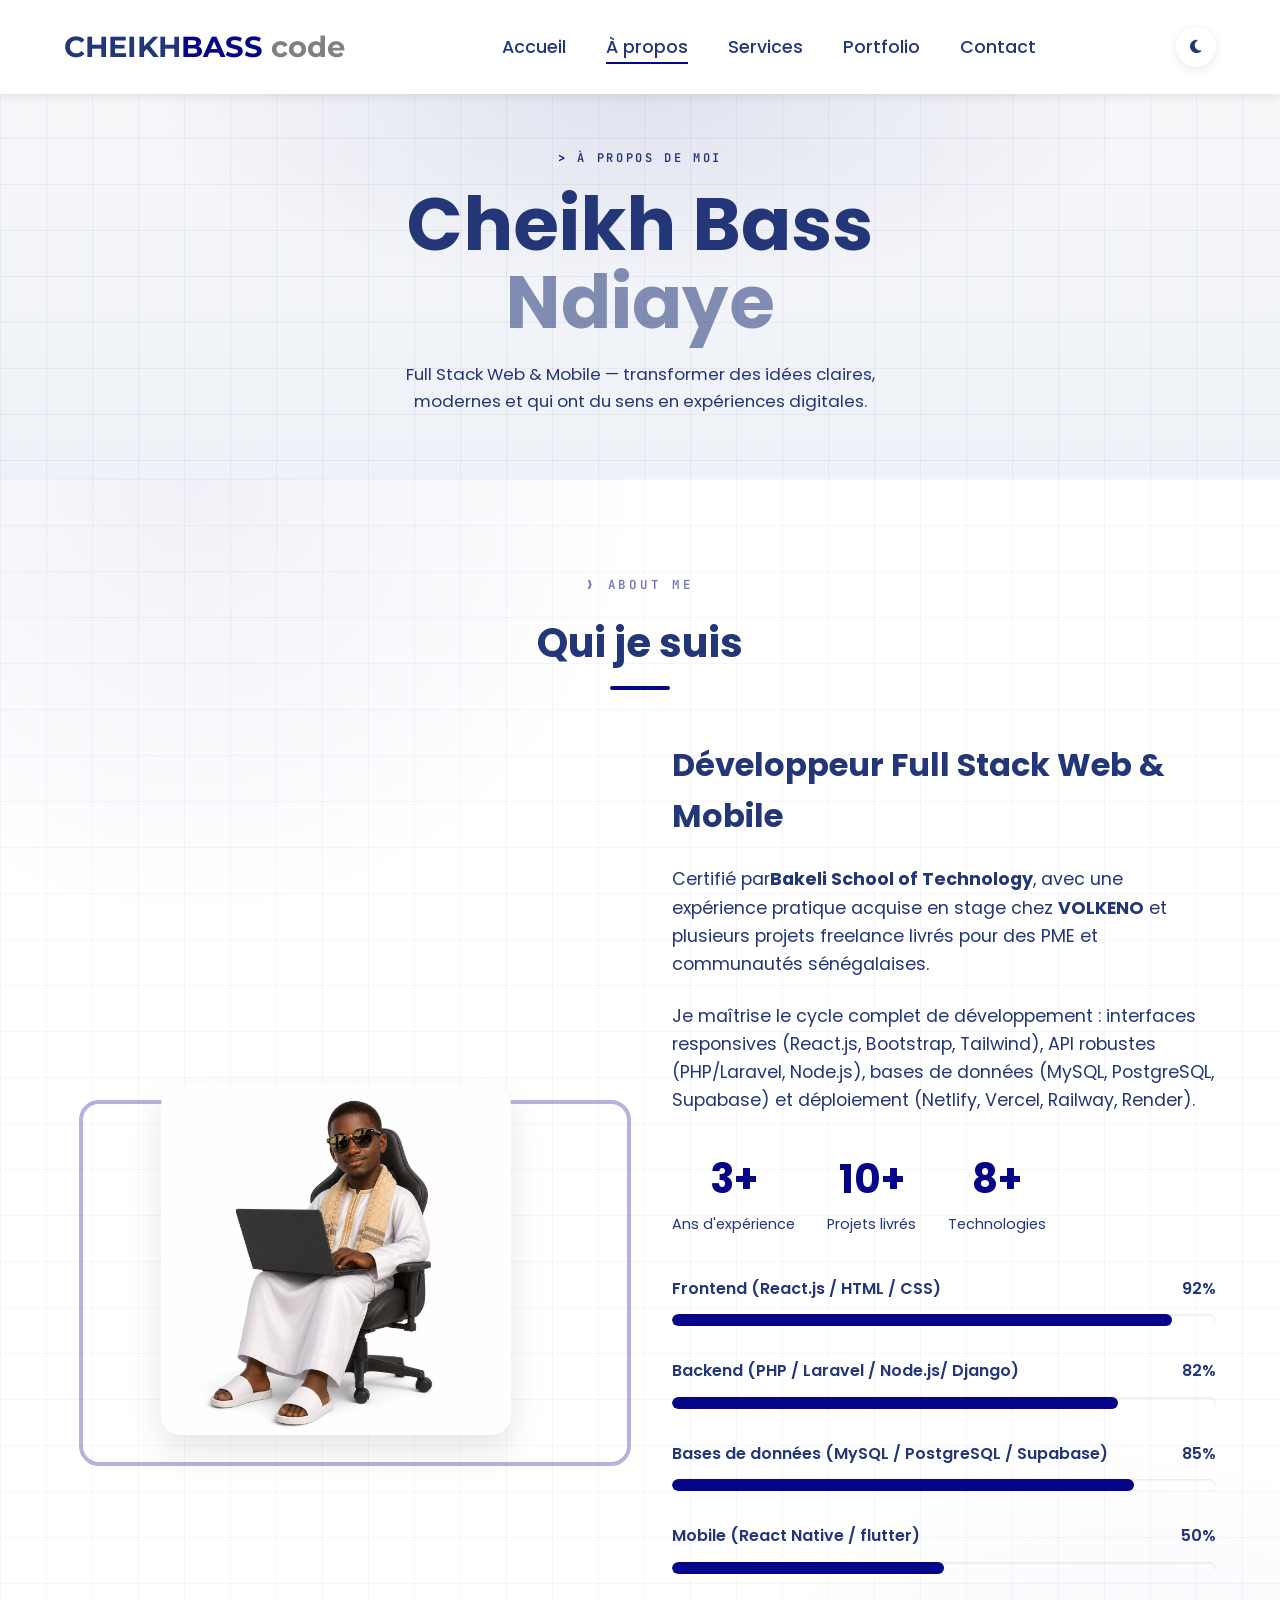
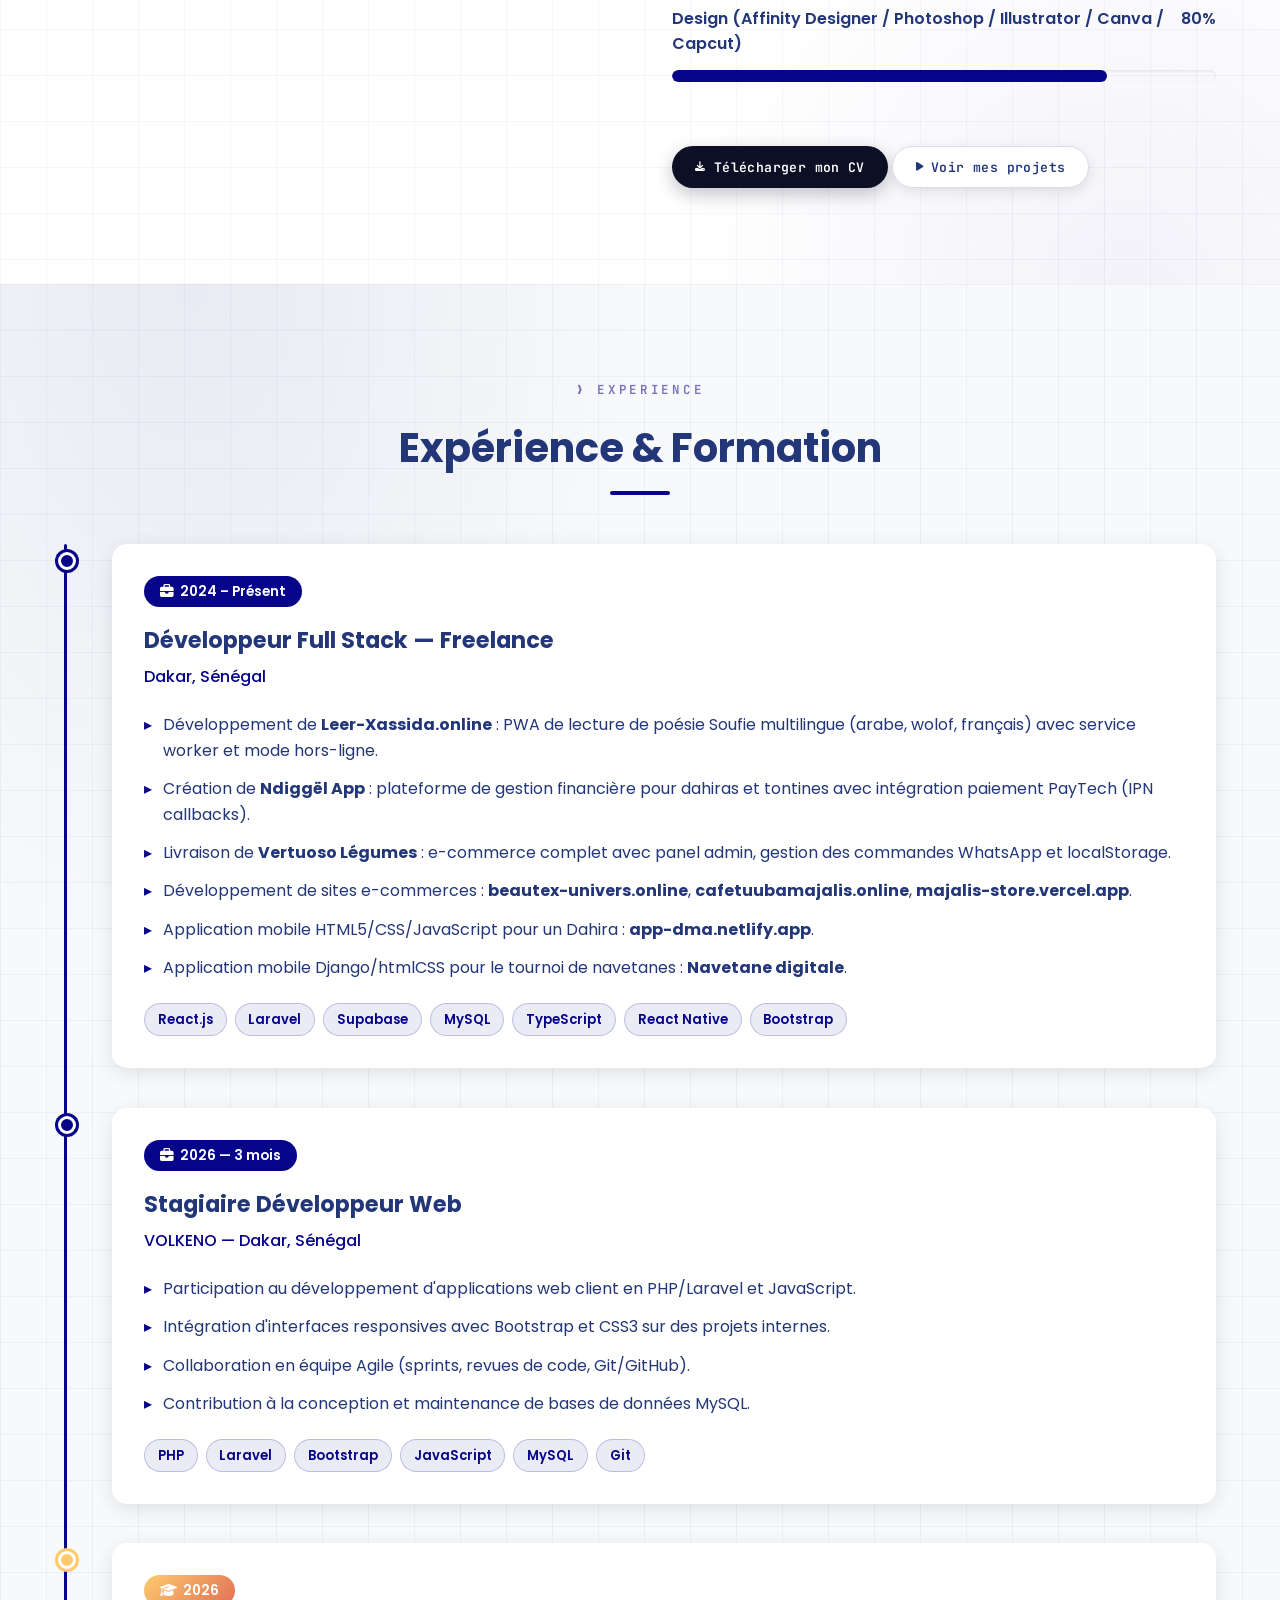
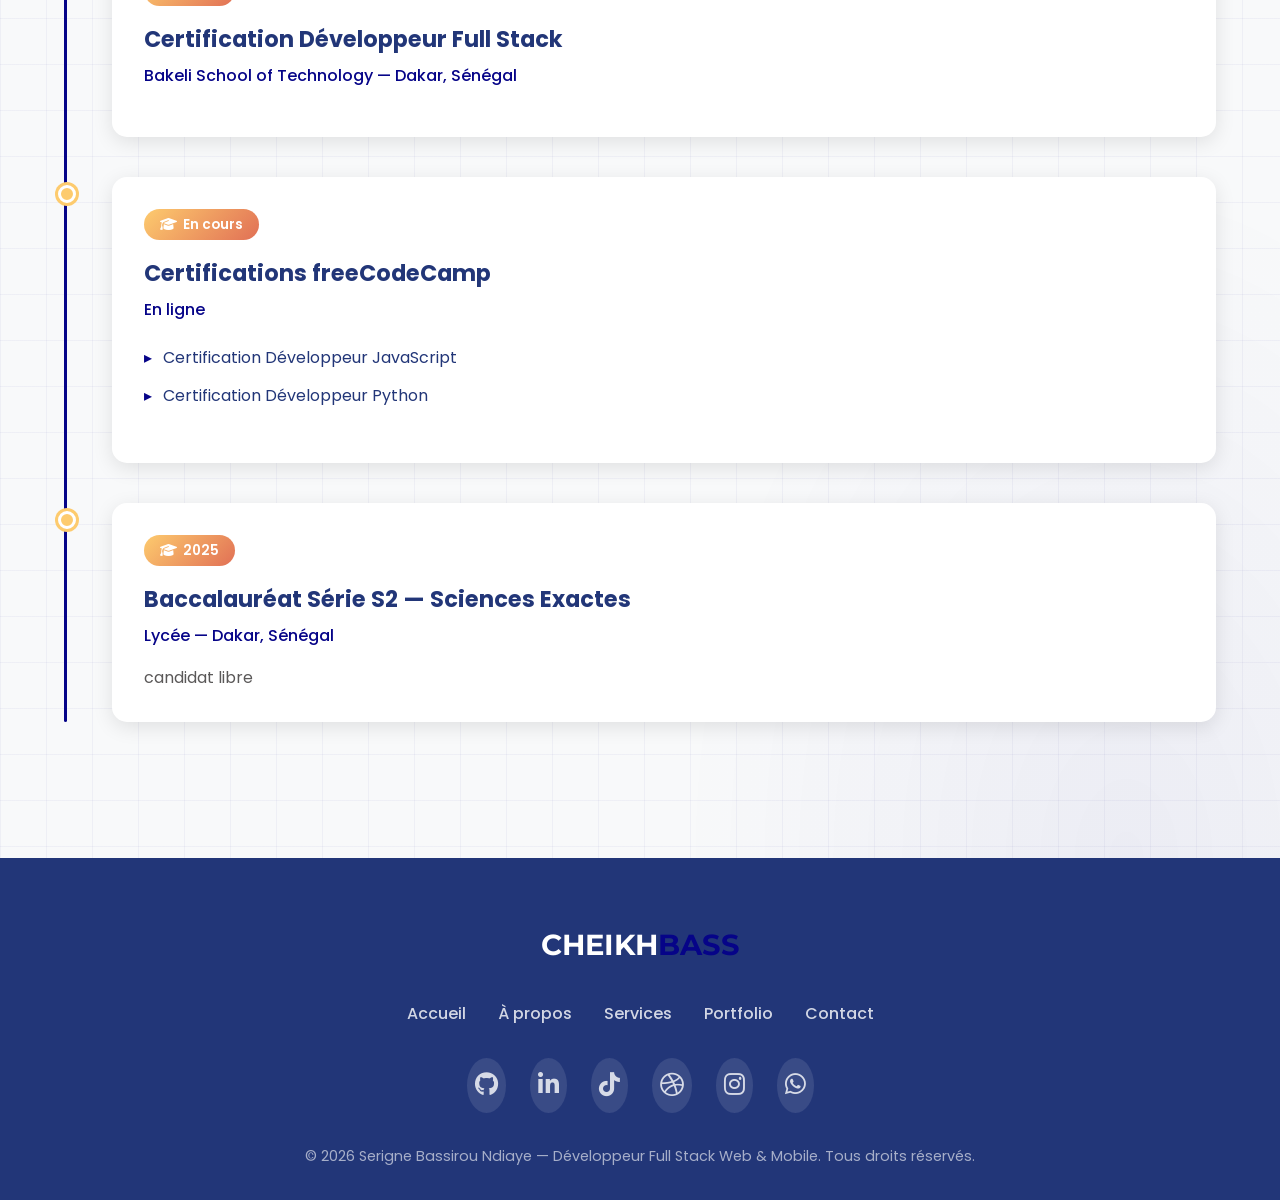
<file: about.html>
<!DOCTYPE html>
<html lang="fr">

<head>
    <meta charset="UTF-8">
    <meta name="viewport" content="width=device-width, initial-scale=1.0">
    <title>À propos | Cheikh Bass Ndiaye</title>
    <script>try{document.documentElement.setAttribute('data-theme',localStorage.getItem('cb-theme')||'light')}catch(e){}</script>
    <link rel="stylesheet" href="https://cdnjs.cloudflare.com/ajax/libs/font-awesome/6.4.0/css/all.min.css">
    <link
        href="https://fonts.googleapis.com/css2?family=Poppins:wght@300;400;600;700&family=Montserrat:wght@400;700&family=JetBrains+Mono:wght@400;600&display=swap"
        rel="stylesheet">
    <link rel="stylesheet" href="assets/css/style.css">
    <link rel="stylesheet" href="assets/css/sections.css">
</head>

<body>
    <!-- Header -->
    <header id="header">
        <a href="index.html" class="logo">CHEIKH<span>BASS</span><span style="color: gray;"> code</span></a>

        <ul class="nav-links">
            <li><a href="index.html">Accueil</a></li>
            <li><a href="about.html" class="active">À propos</a></li>
            <li><a href="services.html">Services</a></li>
            <li><a href="portfolio.html">Portfolio</a></li>
            <li><a href="contact.html">Contact</a></li>
        </ul>

        <button class="theme-toggle" id="theme-toggle" aria-label="Basculer le thème clair / sombre">
            <i class="fas fa-moon"></i>
        </button>

        <div class="hamburger">
            <div></div>
            <div></div>
            <div></div>
        </div>
    </header>

    <!-- Bandeau de page -->
    <div class="page-hero">
        <div class="page-hero-content">
            <span class="page-kicker"><span class="prompt">&gt;</span>à propos de moi</span>
            <h1>Cheikh Bass <span class="dim">Ndiaye</span></h1>
            <p class="page-sub">Full Stack Web & Mobile — transformer des idées claires, modernes et qui ont du sens en
                expériences digitales.</p>
        </div>
    </div>

    <!-- About Section -->
    <section class="section" id="about">
        <div class="section-title" data-label="About Me">
            <h2>Qui je suis</h2>
        </div>

        <div class="about-content section-content">
            <div class="about-image">
                <img src="assets/images/seexbassdev.png" alt="Cheikh Bass Ndiaye">
            </div>

            <div class="about-text">
                <h3>Développeur Full Stack Web & Mobile</h3>
                <p>Certifié par<strong>Bakeli School of Technology</strong>, avec une expérience pratique acquise en
                    stage chez <strong>VOLKENO</strong> et plusieurs projets freelance livrés pour des PME et
                    communautés sénégalaises.</p>
                <p>Je maîtrise le cycle complet de développement : interfaces responsives (React.js, Bootstrap,
                    Tailwind), API robustes (PHP/Laravel, Node.js), bases de données (MySQL, PostgreSQL, Supabase) et
                    déploiement (Netlify, Vercel, Railway, Render).</p>

                <div class="about-stats">
                    <div class="stat">
                        <span class="stat-number">3+</span>
                        <span class="stat-label">Ans d'expérience</span>
                    </div>
                    <div class="stat">
                        <span class="stat-number">10+</span>
                        <span class="stat-label">Projets livrés</span>
                    </div>
                    <div class="stat">
                        <span class="stat-number">8+</span>
                        <span class="stat-label">Technologies</span>
                    </div>
                </div>

                <div class="skills">
                    <div class="skill-item">
                        <div class="skill-info">
                            <span>Frontend (React.js / HTML / CSS)</span>
                            <span>92%</span>
                        </div>
                        <div class="skill-bar">
                            <div class="skill-progress" style="width: 0%"></div>
                        </div>
                    </div>

                    <div class="skill-item">
                        <div class="skill-info">
                            <span>Backend (PHP / Laravel / Node.js/ Django)</span>
                            <span>82%</span>
                        </div>
                        <div class="skill-bar">
                            <div class="skill-progress" style="width: 0%"></div>
                        </div>
                    </div>

                    <div class="skill-item">
                        <div class="skill-info">
                            <span>Bases de données (MySQL / PostgreSQL / Supabase)</span>
                            <span>85%</span>
                        </div>
                        <div class="skill-bar">
                            <div class="skill-progress" style="width: 0%"></div>
                        </div>
                    </div>

                    <div class="skill-item">
                        <div class="skill-info">
                            <span>Mobile (React Native / flutter)</span>
                            <span>50%</span>
                        </div>
                        <div class="skill-bar">
                            <div class="skill-progress" style="width: 0%"></div>
                        </div>
                    </div>

                    <div class="skill-item">
                        <div class="skill-info">
                            <span>Design (Affinity Designer / Photoshop / Illustrator / Canva / Capcut)</span>
                            <span>80%</span>
                        </div>
                        <div class="skill-bar">
                            <div class="skill-progress" style="width: 0%"></div>
                        </div>
                    </div>
                </div>

                <a href="assets/documents/CV CHEIKHBASSCODE_devfullstack.pdf" class="btn-mini btn-mini-black"
                    download style="margin-top: 2rem;">
                    <i class="fas fa-download"></i>Télécharger mon CV
                </a>
                <a href="portfolio.html" class="btn-mini btn-mini-light" style="margin-top: 2rem;">
                    <i class="fas fa-play"></i>Voir mes projets
                </a>
            </div>
        </div>
    </section>

    <!-- Experience & Education Section -->
    <section class="section" id="experience" style="background-color: var(--bg-light);">
        <div class="section-title" data-label="Experience">
            <h2>Expérience & Formation</h2>
        </div>

        <div class="timeline section-content">
            <div class="timeline-item">
                <div class="timeline-dot"></div>
                <div class="timeline-content">
                    <span class="timeline-date"><i class="fas fa-briefcase" style="margin-right:0.4rem;"></i>2024 –
                        Présent</span>
                    <h3>Développeur Full Stack — Freelance</h3>
                    <h4>Dakar, Sénégal</h4>
                    <ul>
                        <li>Développement de <strong>Leer-Xassida.online</strong> : PWA de lecture de poésie Soufie
                            multilingue (arabe, wolof, français) avec service worker et mode hors-ligne.</li>
                        <li>Création de <strong>Ndiggël App</strong> : plateforme de gestion financière pour dahiras et
                            tontines avec intégration paiement PayTech (IPN callbacks).</li>
                        <li>Livraison de <strong>Vertuoso Légumes</strong> : e-commerce complet avec panel admin,
                            gestion des commandes WhatsApp et localStorage.</li>
                        <li>Développement de sites e-commerces : <strong>beautex-univers.online</strong>,
                            <strong>cafetuubamajalis.online</strong>, <strong>majalis-store.vercel.app</strong>.
                        </li>
                        <li>Application mobile HTML5/CSS/JavaScript pour un Dahira :
                            <strong>app-dma.netlify.app</strong>.
                        </li>
                        <li>Application mobile Django/htmlCSS pour le tournoi de navetanes :
                            <strong>Navetane digitale</strong>.
                        </li>
                    </ul>
                    <div class="tech-tags">
                        <span>React.js</span><span>Laravel</span><span>Supabase</span><span>MySQL</span><span>TypeScript</span><span>React
                            Native</span><span>Bootstrap</span>
                    </div>
                </div>
            </div>

            <div class="timeline-item">
                <div class="timeline-dot"></div>
                <div class="timeline-content">
                    <span class="timeline-date"><i class="fas fa-briefcase" style="margin-right:0.4rem;"></i>2026 — 3
                        mois</span>
                    <h3>Stagiaire Développeur Web</h3>
                    <h4>VOLKENO — Dakar, Sénégal</h4>
                    <ul>
                        <li>Participation au développement d'applications web client en PHP/Laravel et JavaScript.</li>
                        <li>Intégration d'interfaces responsives avec Bootstrap et CSS3 sur des projets internes.</li>
                        <li>Collaboration en équipe Agile (sprints, revues de code, Git/GitHub).</li>
                        <li>Contribution à la conception et maintenance de bases de données MySQL.</li>
                    </ul>
                    <div class="tech-tags">
                        <span>PHP</span><span>Laravel</span><span>Bootstrap</span><span>JavaScript</span><span>MySQL</span><span>Git</span>
                    </div>
                </div>
            </div>

            <div class="timeline-item">
                <div class="timeline-dot education"></div>
                <div class="timeline-content">
                    <span class="timeline-date" style="background: linear-gradient(135deg, #fdcb6e, #e17055);"><i
                            class="fas fa-graduation-cap" style="margin-right:0.4rem;"></i>2026</span>
                    <h3>Certification Développeur Full Stack</h3>
                    <h4>Bakeli School of Technology — Dakar, Sénégal</h4>
                </div>
            </div>

            <div class="timeline-item">
                <div class="timeline-dot education"></div>
                <div class="timeline-content">
                    <span class="timeline-date" style="background: linear-gradient(135deg, #fdcb6e, #e17055);"><i
                            class="fas fa-graduation-cap" style="margin-right:0.4rem;"></i>En cours</span>
                    <h3>Certifications freeCodeCamp</h3>
                    <h4>En ligne</h4>
                    <ul>
                        <li>Certification Développeur JavaScript</li>
                        <li>Certification Développeur Python</li>
                    </ul>
                </div>
            </div>

            <div class="timeline-item">
                <div class="timeline-dot education"></div>
                <div class="timeline-content">
                    <span class="timeline-date" style="background: linear-gradient(135deg, #fdcb6e, #e17055);"><i
                            class="fas fa-graduation-cap" style="margin-right:0.4rem;"></i>2025</span>
                    <h3>Baccalauréat Série S2 — Sciences Exactes</h3>
                    <h4>Lycée — Dakar, Sénégal</h4>
                    <span class="timeline-badge" style="color: #5a5858;">candidat libre</span>
                </div>
            </div>
        </div>
    </section>

    <!-- Footer -->
    <footer>
        <div class="footer-content">
            <a href="index.html" class="footer-logo">CHEIKH<span>BASS</span></a>

            <ul class="footer-links">
                <li><a href="index.html">Accueil</a></li>
                <li><a href="about.html">À propos</a></li>
                <li><a href="services.html">Services</a></li>
                <li><a href="portfolio.html">Portfolio</a></li>
                <li><a href="contact.html">Contact</a></li>
            </ul>

            <div class="footer-social">
                <a href="https://github.com/bachirnjaay02" target="_blank"><i class="fab fa-github"></i></a>
                <a href="https://www.linkedin.com/in/cheikh-bass-ndiaye-739332346" target="_blank"><i
                        class="fab fa-linkedin-in"></i></a>
                <a href="https://www.tiktok.com/@seexbasscode" target="_blank"><i class="fab fa-tiktok"></i></a>
                <a href="https://dribbble.com/seexbassmajalis17_" target="_blank"><i class="fab fa-dribbble"></i></a>
                <a href="https://www.instagram.com/seexbass_majalis/#" target="_blank"><i
                        class="fab fa-instagram"></i></a>
                <a href="whatsapp://send?phone=221778401904" target="_blank"><i class="fab fa-whatsapp"></i></a>
            </div>

            <p class="copyright">© 2026 Serigne Bassirou Ndiaye — Développeur Full Stack Web & Mobile. Tous droits
                réservés.</p>
        </div>
    </footer>

    <!-- Scroll to Top Button -->
    <div class="scroll-top">
        <i class="fas fa-arrow-up"></i>
    </div>

    <!-- Scripts -->
    <script>
        // ===== Thème sombre/clair (bouton header, mémorisé) =====
        const themeBtn = document.getElementById('theme-toggle');
        if (themeBtn) {
            const themeIcon = themeBtn.querySelector('i');
            const paintThemeIcon = () => {
                themeIcon.className = document.documentElement.getAttribute('data-theme') === 'dark'
                    ? 'fas fa-sun'
                    : 'fas fa-moon';
            };
            paintThemeIcon();
            themeBtn.addEventListener('click', () => {
                const next = document.documentElement.getAttribute('data-theme') === 'dark' ? 'light' : 'dark';
                document.documentElement.setAttribute('data-theme', next);
                try { localStorage.setItem('cb-theme', next); } catch (err) { }
                paintThemeIcon();
            });
        }

        // Mobile Navigation
        const hamburger = document.querySelector('.hamburger');
        const navLinks = document.querySelector('.nav-links');
        const links = document.querySelectorAll('.nav-links li');

        if (hamburger) {
            hamburger.addEventListener('click', () => {
                navLinks.classList.toggle('active');
                hamburger.classList.toggle('active');
                links.forEach((link, index) => {
                    if (link.style.animation) {
                        link.style.animation = '';
                    } else {
                        link.style.animation = `navLinkFade 0.5s ease forwards ${index / 7 + 0.3}s`;
                    }
                });
            });
        }

        links.forEach(link => {
            link.addEventListener('click', () => {
                navLinks.classList.remove('active');
                if (hamburger) hamburger.classList.remove('active');
                links.forEach(l => { l.style.animation = ''; });
            });
        });

        // Sticky Header
        window.addEventListener('scroll', () => {
            document.getElementById('header').classList.toggle('scrolled', window.scrollY > 100);
        });

        // Scroll to Top Button
        const scrollTopBtn = document.querySelector('.scroll-top');
        window.addEventListener('scroll', () => {
            scrollTopBtn.classList.toggle('active', window.pageYOffset > 300);
        });
        scrollTopBtn.addEventListener('click', () => {
            window.scrollTo({ top: 0, behavior: 'smooth' });
        });

        // ===== Révélations au scroll (style vidéo : apparitions en cascade) =====
        const revealTargets = [
            ...document.querySelectorAll('.section-title'),
            ...document.querySelectorAll('.about-content > *'),
            ...document.querySelectorAll('.about-stats .stat'),
            ...document.querySelectorAll('.timeline-item'),
            ...document.querySelectorAll('.service-card'),
            ...document.querySelectorAll('.portfolio-item'),
            ...document.querySelectorAll('.stack-category'),
            ...document.querySelectorAll('.certification-card'),
            ...document.querySelectorAll('.contact-card')
        ];

        revealTargets.forEach(el => el.classList.add('reveal-item'));

        // décalage en cascade à l'intérieur de chaque parent visible en même temps
        document.querySelectorAll('.section, .about-content, .portfolio-grid, .services-grid, .stack-grid, .certifications-grid, .contact-info, .about-stats, .timeline').forEach(container => {
            container.querySelectorAll('.reveal-item').forEach((el, i) => {
                el.style.setProperty('--reveal-delay', `${(i % 6) * 0.09}s`);
            });
        });

        const revealObserver = new IntersectionObserver((entries) => {
            entries.forEach(entry => {
                if (entry.isIntersecting) {
                    entry.target.classList.add('revealed');
                    revealObserver.unobserve(entry.target);
                }
            });
        }, { threshold: 0.15, rootMargin: '0px 0px -40px 0px' });

        revealTargets.forEach(el => revealObserver.observe(el));

        // ===== Compteurs animés (3+, 10+, 8+) =====
        const animateCounter = (el) => {
            const text = el.textContent;
            const match = text.match(/(\d+)(.*)/);
            if (!match) return;
            const target = parseInt(match[1], 10);
            const suffix = match[2] || '';
            const duration = 1300;
            const start = performance.now();

            const tick = (now) => {
                const p = Math.min((now - start) / duration, 1);
                const eased = 1 - Math.pow(1 - p, 3);
                el.textContent = Math.round(target * eased) + suffix;
                if (p < 1) requestAnimationFrame(tick);
            };
            requestAnimationFrame(tick);
        };

        const statsEl = document.querySelector('.about-stats');
        if (statsEl) {
            const statsObserver = new IntersectionObserver((entries) => {
                entries.forEach(entry => {
                    if (entry.isIntersecting) {
                        entry.target.classList.add('revealed');
                        entry.target.querySelectorAll('.stat-number').forEach((num, i) => {
                            setTimeout(() => animateCounter(num), i * 180);
                        });
                        statsObserver.unobserve(entry.target);
                    }
                });
            }, { threshold: 0.4 });
            statsObserver.observe(statsEl);
        }

        // ===== Barres de compétences animées =====
        const skillsEl = document.querySelector('.skills');
        if (skillsEl) {
            const skillsObserver = new IntersectionObserver((entries) => {
                entries.forEach(entry => {
                    if (entry.isIntersecting) {
                        skillsEl.querySelectorAll('.skill-progress').forEach(progress => {
                            const pct = progress.parentElement.previousElementSibling.lastElementChild.textContent;
                            progress.style.width = pct;
                        });
                        skillsObserver.unobserve(entry.target);
                    }
                });
            }, { threshold: 0.2 });
            skillsObserver.observe(skillsEl);
        }

        // Smooth scrolling
        document.querySelectorAll('a[href^="#"]').forEach(anchor => {
            anchor.addEventListener('click', function (e) {
                e.preventDefault();
                const target = document.querySelector(this.getAttribute('href'));
                if (target) window.scrollTo({ top: target.offsetTop - 80, behavior: 'smooth' });
            });
        });
    </script>
</body>

</html>
</file>
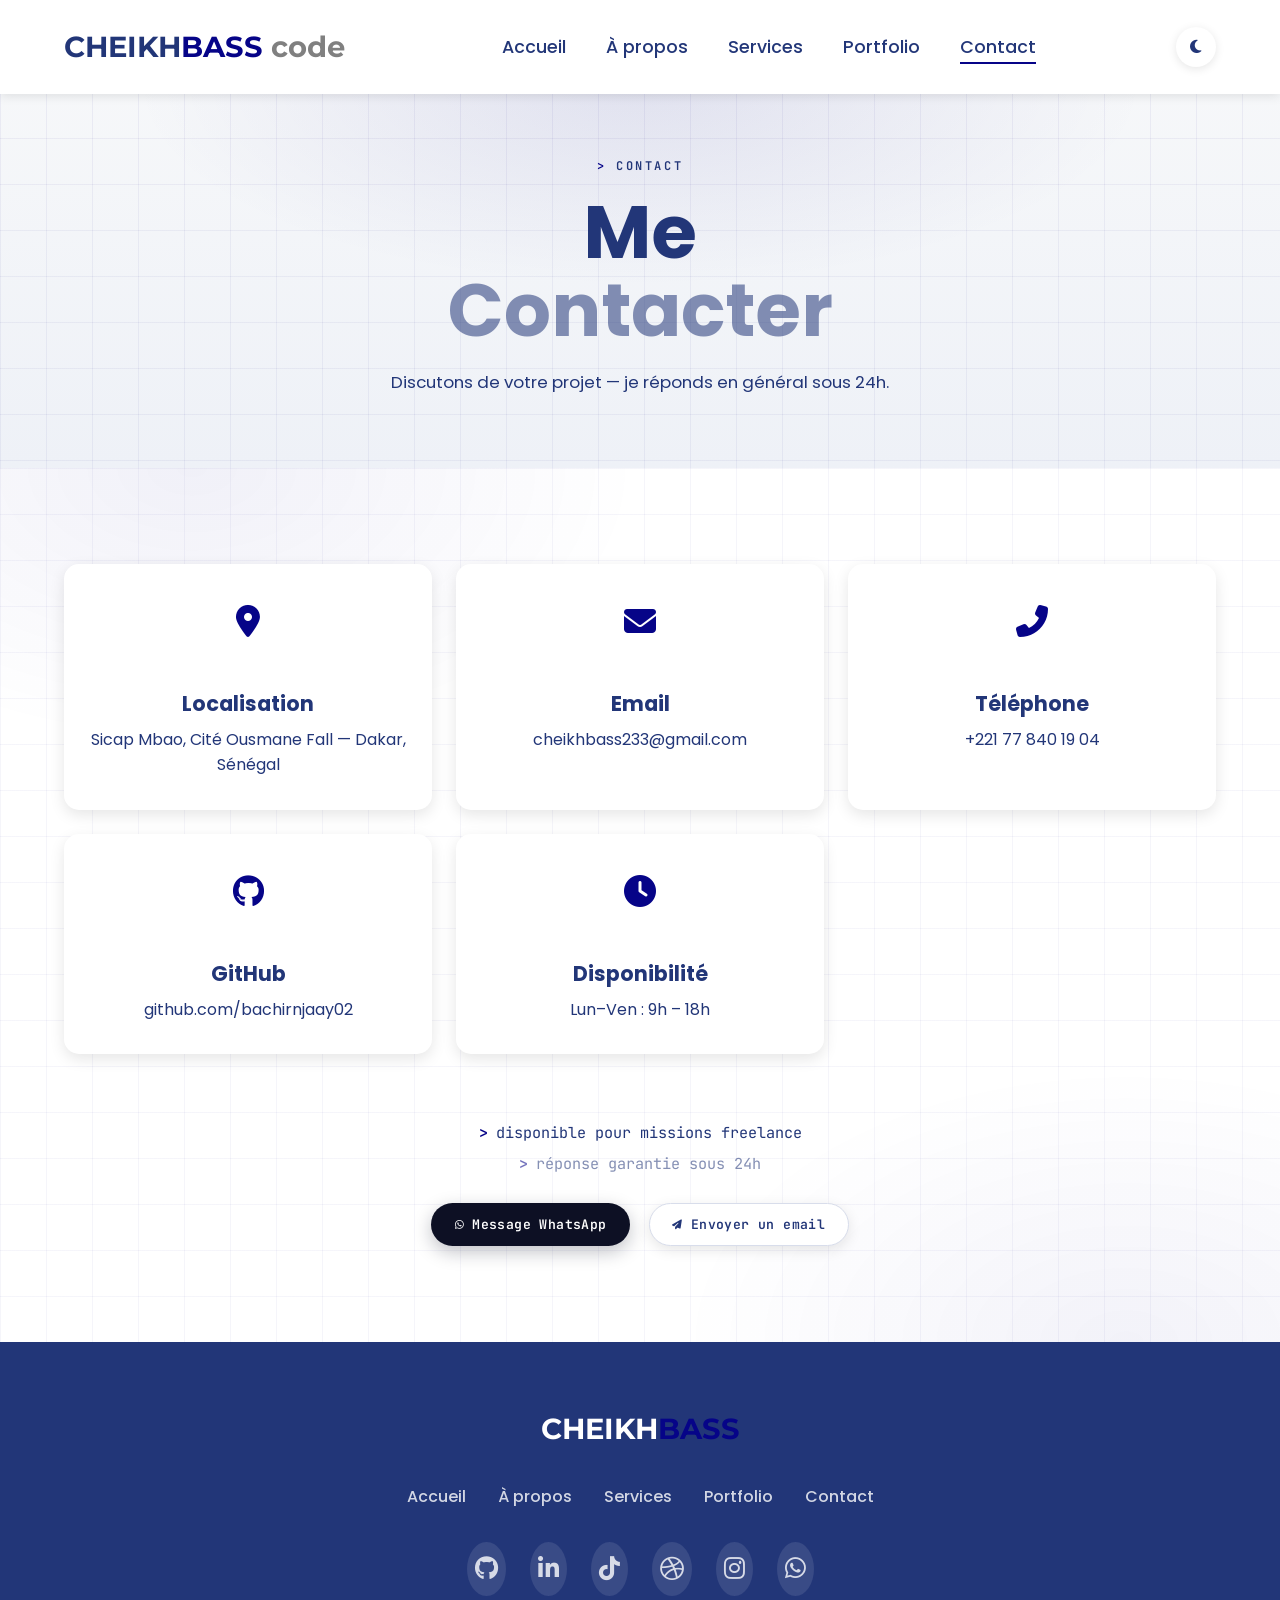
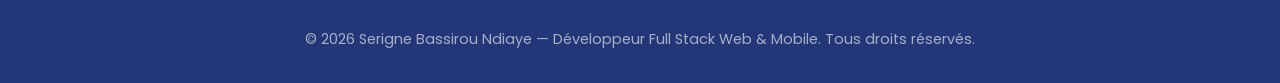
<file: contact.html>
<!DOCTYPE html>
<html lang="fr">

<head>
    <meta charset="UTF-8">
    <meta name="viewport" content="width=device-width, initial-scale=1.0">
    <title>Contact | Cheikh Bass Ndiaye</title>
    <script>try{document.documentElement.setAttribute('data-theme',localStorage.getItem('cb-theme')||'light')}catch(e){}</script>
    <link rel="stylesheet" href="https://cdnjs.cloudflare.com/ajax/libs/font-awesome/6.4.0/css/all.min.css">
    <link
        href="https://fonts.googleapis.com/css2?family=Poppins:wght@300;400;600;700&family=Montserrat:wght@400;700&family=JetBrains+Mono:wght@400;600&display=swap"
        rel="stylesheet">
    <link rel="stylesheet" href="assets/css/style.css">
    <link rel="stylesheet" href="assets/css/sections.css">
</head>

<body>
    <!-- Header -->
    <header id="header">
        <a href="index.html" class="logo">CHEIKH<span>BASS</span><span style="color: gray;"> code</span></a>

        <ul class="nav-links">
            <li><a href="index.html">Accueil</a></li>
            <li><a href="about.html">À propos</a></li>
            <li><a href="services.html">Services</a></li>
            <li><a href="portfolio.html">Portfolio</a></li>
            <li><a href="contact.html" class="active">Contact</a></li>
        </ul>

        <button class="theme-toggle" id="theme-toggle" aria-label="Basculer le thème clair / sombre">
            <i class="fas fa-moon"></i>
        </button>

        <div class="hamburger">
            <div></div>
            <div></div>
            <div></div>
        </div>
    </header>

    <!-- Bandeau de page -->
    <div class="page-hero">
        <div class="page-hero-content">
            <span class="page-kicker"><span class="prompt">&gt;</span>contact</span>
            <h1>Me <span class="dim">Contacter</span></h1>
            <p class="page-sub">Discutons de votre projet — je réponds en général sous 24h.</p>
        </div>
    </div>

    <!-- Contact Section -->
    <section class="section" id="contact">
        <div class="contact-wrapper section-content">
            <div class="contact-info">
                <div class="contact-card">
                    <div class="contact-icon">
                        <i class="fas fa-map-marker-alt"></i>
                    </div>
                    <div class="contact-details">
                        <h3>Localisation</h3>
                        <p>Sicap Mbao, Cité Ousmane Fall — Dakar, Sénégal</p>
                    </div>
                </div>

                <div class="contact-card">
                    <div class="contact-icon">
                        <i class="fas fa-envelope"></i>
                    </div>
                    <div class="contact-details">
                        <h3>Email</h3>
                        <p><a href="mailto:cheikhbass233@gmail.com" style="color: inherit; text-decoration: none;">cheikhbass233@gmail.com</a></p>
                    </div>
                </div>

                <div class="contact-card">
                    <div class="contact-icon">
                        <i class="fas fa-phone-alt"></i>
                    </div>
                    <div class="contact-details">
                        <h3>Téléphone</h3>
                        <p>+221 77 840 19 04</p>
                    </div>
                </div>

                <div class="contact-card">
                    <div class="contact-icon">
                        <i class="fab fa-github"></i>
                    </div>
                    <div class="contact-details">
                        <h3>GitHub</h3>
                        <p><a href="https://github.com/bachirnjaay02" target="_blank"
                                style="color: inherit; text-decoration: none;">github.com/bachirnjaay02</a></p>
                    </div>
                </div>

                <div class="contact-card">
                    <div class="contact-icon">
                        <i class="fas fa-clock"></i>
                    </div>
                    <div class="contact-details">
                        <h3>Disponibilité</h3>
                        <p>Lun–Ven : 9h – 18h</p>
                    </div>
                </div>
            </div>
        </div>

        <!-- CTA adapté du style "Send Message" de la vidéo -->
        <div class="contact-cta">
            <div class="hero-terminal" style="text-align:center; margin-bottom:1.5rem;">
                <div><span class="prompt">&gt;</span>disponible pour missions freelance</div>
                <div class="muted"><span class="prompt">&gt;</span>réponse garantie sous 24h</div>
            </div>
            <div style="display: flex; gap: 1.2rem; justify-content: center; flex-wrap: wrap;">
                <a href="whatsapp://send?phone=221778401904" target="_blank" class="btn-mini btn-mini-black">
                    <i class="fab fa-whatsapp"></i>Message WhatsApp
                </a>
                <a href="mailto:cheikhbass233@gmail.com" class="btn-mini btn-mini-light">
                    <i class="fas fa-paper-plane"></i>Envoyer un email
                </a>
            </div>
        </div>
    </section>

    <!-- Footer -->
    <footer>
        <div class="footer-content">
            <a href="index.html" class="footer-logo">CHEIKH<span>BASS</span></a>

            <ul class="footer-links">
                <li><a href="index.html">Accueil</a></li>
                <li><a href="about.html">À propos</a></li>
                <li><a href="services.html">Services</a></li>
                <li><a href="portfolio.html">Portfolio</a></li>
                <li><a href="contact.html">Contact</a></li>
            </ul>

            <div class="footer-social">
                <a href="https://github.com/bachirnjaay02" target="_blank"><i class="fab fa-github"></i></a>
                <a href="https://www.linkedin.com/in/cheikh-bass-ndiaye-739332346" target="_blank"><i
                        class="fab fa-linkedin-in"></i></a>
                <a href="https://www.tiktok.com/@seexbasscode" target="_blank"><i class="fab fa-tiktok"></i></a>
                <a href="https://dribbble.com/seexbassmajalis17_" target="_blank"><i class="fab fa-dribbble"></i></a>
                <a href="https://www.instagram.com/seexbass_majalis/#" target="_blank"><i
                        class="fab fa-instagram"></i></a>
                <a href="whatsapp://send?phone=221778401904" target="_blank"><i class="fab fa-whatsapp"></i></a>
            </div>

            <p class="copyright">© 2026 Serigne Bassirou Ndiaye — Développeur Full Stack Web & Mobile. Tous droits
                réservés.</p>
        </div>
    </footer>

    <!-- Scroll to Top Button -->
    <div class="scroll-top">
        <i class="fas fa-arrow-up"></i>
    </div>

    <!-- Scripts -->
    <script>
        // ===== Thème sombre/clair (bouton header, mémorisé) =====
        const themeBtn = document.getElementById('theme-toggle');
        if (themeBtn) {
            const themeIcon = themeBtn.querySelector('i');
            const paintThemeIcon = () => {
                themeIcon.className = document.documentElement.getAttribute('data-theme') === 'dark'
                    ? 'fas fa-sun'
                    : 'fas fa-moon';
            };
            paintThemeIcon();
            themeBtn.addEventListener('click', () => {
                const next = document.documentElement.getAttribute('data-theme') === 'dark' ? 'light' : 'dark';
                document.documentElement.setAttribute('data-theme', next);
                try { localStorage.setItem('cb-theme', next); } catch (err) { }
                paintThemeIcon();
            });
        }

        // Mobile Navigation
        const hamburger = document.querySelector('.hamburger');
        const navLinks = document.querySelector('.nav-links');
        const links = document.querySelectorAll('.nav-links li');

        if (hamburger) {
            hamburger.addEventListener('click', () => {
                navLinks.classList.toggle('active');
                hamburger.classList.toggle('active');
                links.forEach((link, index) => {
                    if (link.style.animation) {
                        link.style.animation = '';
                    } else {
                        link.style.animation = `navLinkFade 0.5s ease forwards ${index / 7 + 0.3}s`;
                    }
                });
            });
        }

        links.forEach(link => {
            link.addEventListener('click', () => {
                navLinks.classList.remove('active');
                if (hamburger) hamburger.classList.remove('active');
                links.forEach(l => { l.style.animation = ''; });
            });
        });

        // Sticky Header
        window.addEventListener('scroll', () => {
            document.getElementById('header').classList.toggle('scrolled', window.scrollY > 100);
        });

        // Scroll to Top Button
        const scrollTopBtn = document.querySelector('.scroll-top');
        window.addEventListener('scroll', () => {
            scrollTopBtn.classList.toggle('active', window.pageYOffset > 300);
        });
        scrollTopBtn.addEventListener('click', () => {
            window.scrollTo({ top: 0, behavior: 'smooth' });
        });

        // ===== Révélations au scroll (style vidéo : apparitions en cascade) =====
        const revealTargets = [
            ...document.querySelectorAll('.contact-card')
        ];

        revealTargets.forEach(el => el.classList.add('reveal-item'));

        document.querySelectorAll('.contact-info').forEach(container => {
            container.querySelectorAll('.reveal-item').forEach((el, i) => {
                el.style.setProperty('--reveal-delay', `${(i % 6) * 0.09}s`);
            });
        });

        const revealObserver = new IntersectionObserver((entries) => {
            entries.forEach(entry => {
                if (entry.isIntersecting) {
                    entry.target.classList.add('revealed');
                    revealObserver.unobserve(entry.target);
                }
            });
        }, { threshold: 0.15, rootMargin: '0px 0px -40px 0px' });

        revealTargets.forEach(el => revealObserver.observe(el));

        // Smooth scrolling
        document.querySelectorAll('a[href^="#"]').forEach(anchor => {
            anchor.addEventListener('click', function (e) {
                e.preventDefault();
                const target = document.querySelector(this.getAttribute('href'));
                if (target) window.scrollTo({ top: target.offsetTop - 80, behavior: 'smooth' });
            });
        });
    </script>
</body>

</html>
</file>
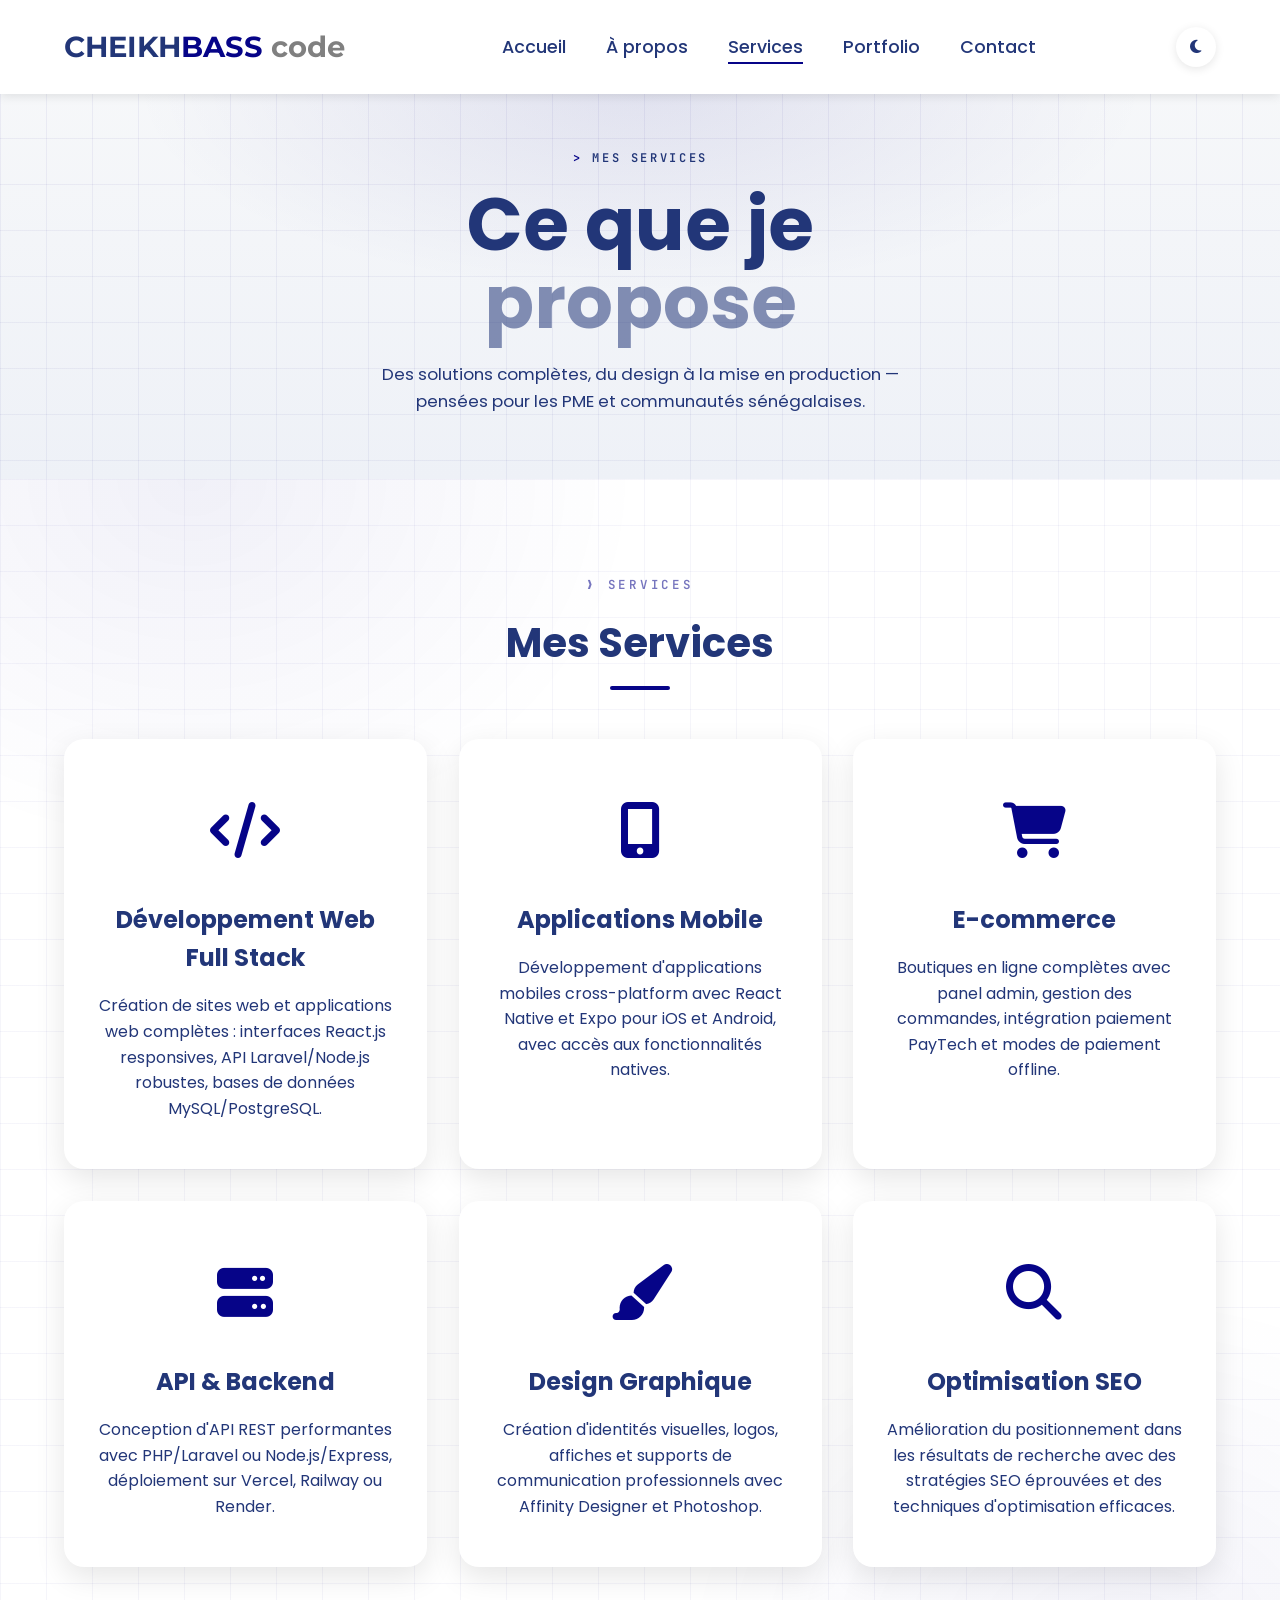
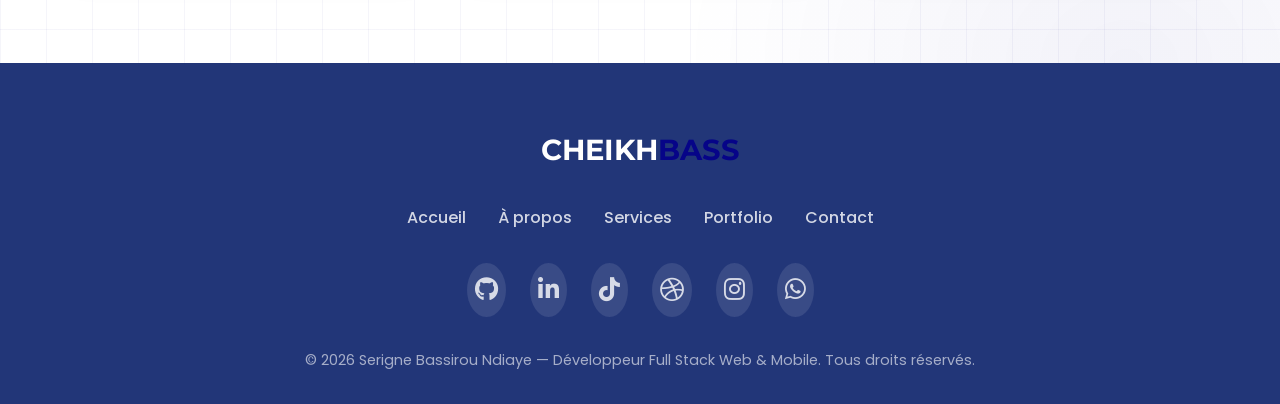
<file: services.html>
<!DOCTYPE html>
<html lang="fr">

<head>
    <meta charset="UTF-8">
    <meta name="viewport" content="width=device-width, initial-scale=1.0">
    <title>Services | Cheikh Bass Ndiaye</title>
    <script>try{document.documentElement.setAttribute('data-theme',localStorage.getItem('cb-theme')||'light')}catch(e){}</script>
    <link rel="stylesheet" href="https://cdnjs.cloudflare.com/ajax/libs/font-awesome/6.4.0/css/all.min.css">
    <link
        href="https://fonts.googleapis.com/css2?family=Poppins:wght@300;400;600;700&family=Montserrat:wght@400;700&family=JetBrains+Mono:wght@400;600&display=swap"
        rel="stylesheet">
    <link rel="stylesheet" href="assets/css/style.css">
    <link rel="stylesheet" href="assets/css/sections.css">
</head>

<body>
    <!-- Header -->
    <header id="header">
        <a href="index.html" class="logo">CHEIKH<span>BASS</span><span style="color: gray;"> code</span></a>

        <ul class="nav-links">
            <li><a href="index.html">Accueil</a></li>
            <li><a href="about.html">À propos</a></li>
            <li><a href="services.html" class="active">Services</a></li>
            <li><a href="portfolio.html">Portfolio</a></li>
            <li><a href="contact.html">Contact</a></li>
        </ul>

        <button class="theme-toggle" id="theme-toggle" aria-label="Basculer le thème clair / sombre">
            <i class="fas fa-moon"></i>
        </button>

        <div class="hamburger">
            <div></div>
            <div></div>
            <div></div>
        </div>
    </header>

    <!-- Bandeau de page -->
    <div class="page-hero">
        <div class="page-hero-content">
            <span class="page-kicker"><span class="prompt">&gt;</span>mes services</span>
            <h1>Ce que je <span class="dim">propose</span></h1>
            <p class="page-sub">Des solutions complètes, du design à la mise en production — pensées pour les PME et
                communautés sénégalaises.</p>
        </div>
    </div>

    <!-- Services Section -->
    <section class="section" id="services">
        <div class="section-title" data-label="Services">
            <h2>Mes Services</h2>
        </div>

        <div class="services-grid section-content">
            <div class="service-card">
                <div class="service-icon">
                    <i class="fas fa-code"></i>
                </div>
                <h3>Développement Web Full Stack</h3>
                <p>Création de sites web et applications web complètes : interfaces React.js responsives, API
                    Laravel/Node.js robustes, bases de données MySQL/PostgreSQL.</p>
            </div>

            <div class="service-card">
                <div class="service-icon">
                    <i class="fas fa-mobile-alt"></i>
                </div>
                <h3>Applications Mobile</h3>
                <p>Développement d'applications mobiles cross-platform avec React Native et Expo pour iOS et Android,
                    avec accès aux fonctionnalités natives.</p>
            </div>

            <div class="service-card">
                <div class="service-icon">
                    <i class="fas fa-shopping-cart"></i>
                </div>
                <h3>E-commerce</h3>
                <p>Boutiques en ligne complètes avec panel admin, gestion des commandes, intégration paiement PayTech et
                    modes de paiement offline.</p>
            </div>

            <div class="service-card">
                <div class="service-icon">
                    <i class="fas fa-server"></i>
                </div>
                <h3>API & Backend</h3>
                <p>Conception d'API REST performantes avec PHP/Laravel ou Node.js/Express, déploiement sur Vercel,
                    Railway ou Render.</p>
            </div>

            <div class="service-card">
                <div class="service-icon">
                    <i class="fas fa-paint-brush"></i>
                </div>
                <h3>Design Graphique</h3>
                <p>Création d'identités visuelles, logos, affiches et supports de communication professionnels avec
                    Affinity Designer et Photoshop.</p>
            </div>

            <div class="service-card">
                <div class="service-icon">
                    <i class="fas fa-search"></i>
                </div>
                <h3>Optimisation SEO</h3>
                <p>Amélioration du positionnement dans les résultats de recherche avec des stratégies SEO éprouvées et
                    des techniques d'optimisation efficaces.</p>
            </div>
        </div>
    </section>

    <!-- Footer -->
    <footer>
        <div class="footer-content">
            <a href="index.html" class="footer-logo">CHEIKH<span>BASS</span></a>

            <ul class="footer-links">
                <li><a href="index.html">Accueil</a></li>
                <li><a href="about.html">À propos</a></li>
                <li><a href="services.html">Services</a></li>
                <li><a href="portfolio.html">Portfolio</a></li>
                <li><a href="contact.html">Contact</a></li>
            </ul>

            <div class="footer-social">
                <a href="https://github.com/bachirnjaay02" target="_blank"><i class="fab fa-github"></i></a>
                <a href="https://www.linkedin.com/in/cheikh-bass-ndiaye-739332346" target="_blank"><i
                        class="fab fa-linkedin-in"></i></a>
                <a href="https://www.tiktok.com/@seexbasscode" target="_blank"><i class="fab fa-tiktok"></i></a>
                <a href="https://dribbble.com/seexbassmajalis17_" target="_blank"><i class="fab fa-dribbble"></i></a>
                <a href="https://www.instagram.com/seexbass_majalis/#" target="_blank"><i
                        class="fab fa-instagram"></i></a>
                <a href="whatsapp://send?phone=221778401904" target="_blank"><i class="fab fa-whatsapp"></i></a>
            </div>

            <p class="copyright">© 2026 Serigne Bassirou Ndiaye — Développeur Full Stack Web & Mobile. Tous droits
                réservés.</p>
        </div>
    </footer>

    <!-- Scroll to Top Button -->
    <div class="scroll-top">
        <i class="fas fa-arrow-up"></i>
    </div>

    <!-- Scripts -->
    <script>
        // ===== Thème sombre/clair (bouton header, mémorisé) =====
        const themeBtn = document.getElementById('theme-toggle');
        if (themeBtn) {
            const themeIcon = themeBtn.querySelector('i');
            const paintThemeIcon = () => {
                themeIcon.className = document.documentElement.getAttribute('data-theme') === 'dark'
                    ? 'fas fa-sun'
                    : 'fas fa-moon';
            };
            paintThemeIcon();
            themeBtn.addEventListener('click', () => {
                const next = document.documentElement.getAttribute('data-theme') === 'dark' ? 'light' : 'dark';
                document.documentElement.setAttribute('data-theme', next);
                try { localStorage.setItem('cb-theme', next); } catch (err) { }
                paintThemeIcon();
            });
        }

        // Mobile Navigation
        const hamburger = document.querySelector('.hamburger');
        const navLinks = document.querySelector('.nav-links');
        const links = document.querySelectorAll('.nav-links li');

        if (hamburger) {
            hamburger.addEventListener('click', () => {
                navLinks.classList.toggle('active');
                hamburger.classList.toggle('active');
                links.forEach((link, index) => {
                    if (link.style.animation) {
                        link.style.animation = '';
                    } else {
                        link.style.animation = `navLinkFade 0.5s ease forwards ${index / 7 + 0.3}s`;
                    }
                });
            });
        }

        links.forEach(link => {
            link.addEventListener('click', () => {
                navLinks.classList.remove('active');
                if (hamburger) hamburger.classList.remove('active');
                links.forEach(l => { l.style.animation = ''; });
            });
        });

        // Sticky Header
        window.addEventListener('scroll', () => {
            document.getElementById('header').classList.toggle('scrolled', window.scrollY > 100);
        });

        // Scroll to Top Button
        const scrollTopBtn = document.querySelector('.scroll-top');
        window.addEventListener('scroll', () => {
            scrollTopBtn.classList.toggle('active', window.pageYOffset > 300);
        });
        scrollTopBtn.addEventListener('click', () => {
            window.scrollTo({ top: 0, behavior: 'smooth' });
        });

        // ===== Révélations au scroll (style vidéo : apparitions en cascade) =====
        const revealTargets = [
            ...document.querySelectorAll('.section-title'),
            ...document.querySelectorAll('.service-card')
        ];

        revealTargets.forEach(el => el.classList.add('reveal-item'));

        document.querySelectorAll('.services-grid').forEach(container => {
            container.querySelectorAll('.reveal-item').forEach((el, i) => {
                el.style.setProperty('--reveal-delay', `${(i % 6) * 0.09}s`);
            });
        });

        const revealObserver = new IntersectionObserver((entries) => {
            entries.forEach(entry => {
                if (entry.isIntersecting) {
                    entry.target.classList.add('revealed');
                    revealObserver.unobserve(entry.target);
                }
            });
        }, { threshold: 0.15, rootMargin: '0px 0px -40px 0px' });

        revealTargets.forEach(el => revealObserver.observe(el));

        // Smooth scrolling
        document.querySelectorAll('a[href^="#"]').forEach(anchor => {
            anchor.addEventListener('click', function (e) {
                e.preventDefault();
                const target = document.querySelector(this.getAttribute('href'));
                if (target) window.scrollTo({ top: target.offsetTop - 80, behavior: 'smooth' });
            });
        });
    </script>
</body>

</html>
</file>
<file: assets/css/style.css>
:root {
    --primary: #060488;
    --secondary: #060488;
    --dark: #223678;
    --light: #ffffff;
    --accent: #fdcb6e;
    --bg-light: #f8f9fa;
    --shadow: rgba(0, 0, 0, 0.1);
    --transition: all 0.3s ease;
    --text-muted: var(--text-muted);
    --card-border: var(--card-border);
}

* {
    margin: 0;
    padding: 0;
    box-sizing: border-box;
}

body {
    font-family: 'Poppins', sans-serif;
    background-color: var(--bg-light);
    color: var(--dark);
    line-height: 1.6;
    overflow-x: hidden;
}

/* Particle.js background - removed for light theme */
#particles-js {
    display: none;
}

/* Smooth scroll */
html {
    scroll-behavior: smooth;
}

/* Navigation */
header {
    position: fixed;
    top: 0;
    left: 0;
    width: 100%;
    z-index: 1000;
    padding: 1.5rem 5%;
    background-color: var(--light);
    box-shadow: 0 2px 10px var(--shadow);
    transition: var(--transition);
    display: flex;
    justify-content: space-between;
    align-items: center;

}

.logo {
    font-family: 'Montserrat', sans-serif;
    font-weight: 700;
    font-size: 1.8rem;
    color: var(--dark);
    text-decoration: none;
}

.logo span {
    color: var(--primary);
}

.nav-links {
    display: flex;
    list-style: none;
}

.nav-links li {
    margin-left: 2.5rem;
}

.nav-links a {
    color: var(--dark);
    text-decoration: none;
    font-weight: 500;
    font-size: 1.1rem;
    position: relative;
    transition: var(--transition);
}

.nav-links a::after {
    content: '';
    position: absolute;
    bottom: -5px;
    left: 0;
    width: 0;
    height: 2px;
    background-color: var(--primary);
    transition: var(--transition);
}

.nav-links a:hover::after,
.nav-links a.active::after {
    width: 100%;
}

.hamburger {
    display: none;
    flex-direction: column;
    cursor: pointer;
}

.hamburger div {
    width: 25px;
    height: 3px;
    background-color: var(--dark);
    margin: 3px 0;
    transition: var(--transition);
}

/* Hero Section */
.hero {
    min-height: 100vh;
    display: flex;
    align-items: center;
    padding: 0 5%;
    background: linear-gradient(135deg, var(--light) 0%, #f1f3f4 100%);
    position: relative;
}

.hero::before {
    content: '';
    position: absolute;
    top: 0;
    left: 0;
    right: 0;
    bottom: 0;
    background: url('data:image/svg+xml,<svg xmlns="http://www.w3.org/2000/svg" viewBox="0 0 100 100"><circle cx="20" cy="20" r="2" fill="%2300d4aa" opacity="0.1"/><circle cx="80" cy="40" r="1" fill="%2300d4aa" opacity="0.1"/><circle cx="40" cy="80" r="1.5" fill="%2300d4aa" opacity="0.1"/></svg>');
    background-size: 100px 100px;
}

.hero-content {
    max-width: 1200px;
    margin: 0 auto;
    width: 100%;
    display: grid;
    grid-template-columns: repeat(2, 1fr);
    align-items: center;
    gap: 3rem;
    position: relative;
    z-index: 1;
}

.hero-text h4 {
    font-size: 1.2rem;
    color: var(--primary);
    margin-bottom: 1rem;
    font-weight: 600;
    text-transform: uppercase;
    letter-spacing: 1px;
}

.hero-text h1 {
    font-size: 3.5rem;
    font-weight: 700;
    margin-bottom: 1.5rem;
    line-height: 1.2;
    color: var(--dark);
}

.hero-text h1 span {
    color: var(--primary);
    position: relative;
}

.hero-text h1 span::after {
    content: '';
    position: absolute;
    bottom: 5px;
    left: 0;
    width: 100%;
    height: 8px;
    background-color: var(--accent);
    opacity: 0.3;
    z-index: -1;
}

.hero-text p {
    font-size: 1.1rem;
    margin-bottom: 2rem;
    color: var(--text-muted);
    max-width: 500px;
}

.hero-btns {
    display: flex;
    gap: 1.5rem;
}

.btn {
    display: inline-block;
    padding: 1rem 2.5rem;
    border-radius: 50px;
    font-weight: 600;
    text-decoration: none;
    transition: var(--transition);
    border: 2px solid transparent;
    font-size: 1rem;
    position: relative;
    overflow: hidden;
}

.btn::before {
    content: '';
    position: absolute;
    top: 0;
    left: -100%;
    width: 100%;
    height: 100%;
    background: linear-gradient(90deg, transparent, rgba(255, 255, 255, 0.2), transparent);
    transition: var(--transition);
}

.btn:hover::before {
    left: 100%;
}

.btn-primary {
    background: linear-gradient(135deg, var(--primary), var(--secondary));
    color: var(--light);
    box-shadow: 0 4px 15px rgba(0, 212, 170, 0.3);
}

.btn-primary:hover {
    transform: translateY(-3px);
    box-shadow: 0 8px 25px rgba(0, 212, 170, 0.4);
}

.btn-secondary {
    background-color: transparent;
    color: var(--dark);
    border-color: var(--dark);
}

.btn-secondary:hover {
    background-color: var(--dark);
    color: var(--light);
    transform: translateY(-3px);
}

.hero-image {
    position: relative;
    text-align: center;
}

.hero-image img {
    width: 100%;
    max-width: 400px;
    border-radius: 20px;
    box-shadow: 0 20px 40px var(--shadow);
    transition: var(--transition);
}

.hero-image:hover img {
    transform: scale(1.05) rotate(2deg);
}

.social-links {
    position: absolute;
    left: -60px;
    top: 50%;
    transform: translateY(-50%);
    display: flex;
    flex-direction: column;
    gap: 1rem;
}

.social-links a {
    color: var(--dark);
    font-size: 1.5rem;
    transition: var(--transition);
    padding: 0.5rem;
    border-radius: 50%;
    background-color: var(--light);
    box-shadow: 0 2px 10px var(--shadow);
}

.social-links a:hover {
    color: var(--primary);
    transform: translateX(5px) scale(1.1);
}

/* Sections */
.section {
    padding: 6rem 5%;
    background-color: var(--light);
}

.section:nth-child(even) {
    background-color: var(--bg-light);
}

.section-content {
    max-width: 1200px;
    margin: 0 auto;
}

.section-title {
    text-align: center;
    margin-bottom: 4rem;
}

.section-title h2 {
    font-size: 2.5rem;
    font-weight: 700;
    color: var(--dark);
    position: relative;
    display: inline-block;
}

.section-title h2::after {
    content: '';
    position: absolute;
    bottom: -15px;
    left: 50%;
    transform: translateX(-50%);
    width: 60px;
    height: 4px;
    background: linear-gradient(90deg, var(--primary), var(--secondary));
    border-radius: 2px;
}

/* About Section */
.about-content {
    display: grid;
    grid-template-columns: repeat(2, 1fr);
    gap: 4rem;
    align-items: center;
}

.about-image {
    position: relative;
    text-align: center;
}

.about-image img {
    width: 100%;
    max-width: 350px;
    border-radius: 20px;
    box-shadow: 0 15px 35px var(--shadow);
    transition: var(--transition);
}

.about-image:hover img {
    transform: scale(1.05);
}

.about-image::before {
    content: '';
    position: absolute;
    width: 100%;
    height: 100%;
    border: 4px solid var(--primary);
    border-radius: 20px;
    top: 15px;
    left: 15px;
    z-index: -1;
    opacity: 0.3;
}

.about-text h3 {
    font-size: 2rem;
    margin-bottom: 1.5rem;
    color: var(--dark);
}

.about-text p {
    margin-bottom: 1.5rem;
    color: var(--text-muted);
    font-size: 1.1rem;
}

.skills {
    margin-top: 2.5rem;
}

.skill-item {
    margin-bottom: 2rem;
}

.skill-info {
    display: flex;
    justify-content: space-between;
    margin-bottom: 0.8rem;
    font-weight: 600;
}

.skill-bar {
    height: 12px;
    background-color: var(--card-border);
    border-radius: 25px;
    overflow: hidden;
    box-shadow: inset 0 1px 3px rgba(0, 0, 0, 0.1);
}

.skill-progress {
    height: 100%;
    background: linear-gradient(90deg, var(--primary), var(--secondary));
    border-radius: 25px;
    position: relative;
    transition: width 1.5s ease-in-out;
}

/* Services Section */
.services-grid {
    display: grid;
    grid-template-columns: repeat(auto-fit, minmax(320px, 1fr));
    gap: 2rem;
}

.service-card {
    background-color: var(--light);
    border-radius: 20px;
    padding: 3rem 2rem;
    transition: var(--transition);
    text-align: center;
    box-shadow: 0 10px 30px var(--shadow);
    border: 1px solid var(--card-border);
    position: relative;
    overflow: hidden;
}

.service-card::before {
    content: '';
    position: absolute;
    top: 0;
    left: 0;
    right: 0;
    height: 4px;
    background: linear-gradient(90deg, var(--primary), var(--secondary));
    transform: scaleX(0);
    transition: var(--transition);
}

.service-card:hover::before {
    transform: scaleX(1);
}

.service-card:hover {
    transform: translateY(-10px);
    box-shadow: 0 20px 40px rgba(0, 0, 0, 0.15);
}

.service-icon {
    font-size: 3.5rem;
    color: var(--primary);
    margin-bottom: 1.5rem;
    transition: var(--transition);
}

.service-card:hover .service-icon {
    transform: scale(1.1);
}

.service-card h3 {
    font-size: 1.5rem;
    margin-bottom: 1rem;
    color: var(--dark);
}

.service-card p {
    color: var(--text-muted);
    line-height: 1.6;
}

/* Portfolio Section */
.portfolio-filter {
    display: flex;
    justify-content: center;
    margin-bottom: 3rem;
    flex-wrap: wrap;
    gap: 1rem;
}

.filter-btn {
    padding: 0.8rem 2rem;
    background-color: var(--light);
    color: var(--dark);
    border: 2px solid var(--card-border);
    border-radius: 50px;
    cursor: pointer;
    transition: var(--transition);
    font-weight: 500;
}

.filter-btn.active,
.filter-btn:hover {
    background: linear-gradient(135deg, var(--primary), var(--secondary));
    border-color: var(--primary);
    color: var(--light);
    transform: translateY(-2px);
    box-shadow: 0 5px 15px rgba(0, 212, 170, 0.3);
}

.portfolio-grid {
    display: grid;
    grid-template-columns: repeat(auto-fit, minmax(320px, 1fr));
    gap: 2rem;
}

.portfolio-item {
    position: relative;
    border-radius: 15px;
    overflow: hidden;
    transition: var(--transition);
    box-shadow: 0 8px 25px var(--shadow);
}

.portfolio-item:hover {
    transform: translateY(-5px);
    box-shadow: 0 15px 35px rgba(0, 0, 0, 0.2);
}

.portfolio-item img {
    width: 100%;
    height: 250px;
    object-fit: cover;
    cursor: zoom-in;
    transition: var(--transition);
}

.portfolio-item:hover img {
    transform: scale(1.1);
}

.portfolio-overlay {
    position: absolute;
    bottom: 0;
    left: 0;
    right: 0;
    background: linear-gradient(to top, rgba(0, 0, 0, 0.9), transparent);
    padding: 2.5rem 2rem 2rem;
    transform: translateY(100%);
    transition: var(--transition);
}

.portfolio-item:hover .portfolio-overlay {
    transform: translateY(0);
}

.portfolio-overlay h3 {
    color: var(--light);
    font-size: 1.4rem;
    margin-bottom: 0.5rem;
    transform: translateY(20px);
    transition: var(--transition);
    transition-delay: 0.1s;
}

.portfolio-item:hover .portfolio-overlay h3,
.portfolio-item:hover .portfolio-overlay p {
    transform: translateY(0);
}

.portfolio-overlay p {
    color: rgba(255, 255, 255, 0.9);
    transform: translateY(20px);
    transition: var(--transition);
    transition-delay: 0.2s;
}

/* Image lightbox */
body.lightbox-open {
    overflow: hidden;
}

.image-lightbox {
    position: fixed;
    inset: 0;
    z-index: 2000;
    display: grid;
    place-items: center;
    padding: 2rem;
    background: rgba(10, 13, 35, 0.84);
    backdrop-filter: blur(14px);
    opacity: 0;
    pointer-events: none;
    transition: opacity 0.3s ease;
}

.image-lightbox.is-visible {
    opacity: 1;
    pointer-events: auto;
}

.lightbox-figure {
    max-width: min(92vw, 1050px);
    max-height: 88vh;
    margin: 0;
    text-align: center;
    transform: translateY(24px) scale(0.94);
    transition: transform 0.45s cubic-bezier(0.2, 0.8, 0.2, 1);
}

.image-lightbox.is-visible .lightbox-figure {
    transform: translateY(0) scale(1);
}

.lightbox-image {
    display: block;
    max-width: min(92vw, 1050px);
    max-height: 78vh;
    border: 4px solid rgba(255, 255, 255, 0.9);
    border-radius: 18px;
    box-shadow: 0 25px 80px rgba(0, 0, 0, 0.45);
    object-fit: contain;
}

.lightbox-caption {
    margin-top: 1rem;
    color: rgba(255, 255, 255, 0.88);
    font-size: 0.95rem;
}

.lightbox-close {
    position: absolute;
    top: 1.5rem;
    right: 1.5rem;
    display: grid;
    width: 46px;
    height: 46px;
    place-items: center;
    border: 1px solid rgba(255, 255, 255, 0.35);
    border-radius: 50%;
    background: rgba(255, 255, 255, 0.12);
    color: white;
    cursor: pointer;
    font-size: 1.2rem;
    transition: var(--transition);
}

.lightbox-close:hover,
.lightbox-close:focus-visible {
    background: white;
    color: var(--dark);
    transform: rotate(90deg);
}

@media (max-width: 576px) {
    .image-lightbox { padding: 1rem; }
    .lightbox-close { top: 1rem; right: 1rem; }
    .lightbox-image { max-height: 72vh; border-radius: 12px; }
}

@media (prefers-reduced-motion: reduce) {
    .image-lightbox,
    .lightbox-figure,
    .lightbox-close {
        transition: none;
    }
}

/* Navétane image carousel */
.navetane-gallery {
    position: relative;
    height: 250px;
    overflow: hidden;
    background: #e9ecf8;
}

.navetane-track {
    display: flex;
    width: 200%;
    height: 100%;
    animation: navetaneSlide 8s ease-in-out infinite;
}

.navetane-track img {
    flex: 0 0 50%;
    width: 50%;
    height: 100%;
    object-fit: cover;
}

.navetane-card:hover .navetane-track,
.navetane-card:focus-within .navetane-track {
    animation-play-state: paused;
}

.navetane-dots {
    position: absolute;
    right: 1rem;
    bottom: 1rem;
    left: 1rem;
    display: flex;
    justify-content: center;
    gap: 0.45rem;
    pointer-events: none;
}

.navetane-dots span {
    width: 7px;
    height: 7px;
    border-radius: 50%;
    background: rgba(255, 255, 255, 0.65);
    box-shadow: 0 1px 4px rgba(0, 0, 0, 0.25);
    animation: navetaneDot 8s ease-in-out infinite;
}

.navetane-dots span:last-child {
    animation-delay: 4s;
}

@keyframes navetaneSlide {
    0%, 42% { transform: translateX(0); }
    50%, 92% { transform: translateX(-50%); }
    100% { transform: translateX(0); }
}

@keyframes navetaneDot {
    0%, 42%, 100% { background: rgba(255, 255, 255, 0.65); transform: scale(1); }
    50%, 92% { background: var(--accent); transform: scale(1.3); }
}

@media (prefers-reduced-motion: reduce) {
    .navetane-track,
    .navetane-dots span {
        animation: none;
    }
}

/* Certifications Section */
.certifications-section {
    background: linear-gradient(135deg, #f8f9fa 0%, #eef2ff 100%);
}

.section-intro {
    max-width: 680px;
    margin: 1.5rem auto 0;
    color: var(--text-muted);
}

.certifications-grid {
    display: grid;
    grid-template-columns: repeat(auto-fit, minmax(280px, 1fr));
    gap: 1.5rem;
}

.certification-card {
    display: flex;
    gap: 1.25rem;
    align-items: flex-start;
    min-height: 220px;
    padding: 1.75rem;
    background: var(--light);
    border: 1px solid #e2e6f0;
    border-radius: 15px;
    box-shadow: 0 8px 24px var(--shadow);
    transition: var(--transition);
}

.certification-card:hover {
    transform: translateY(-6px);
    border-color: var(--primary);
    box-shadow: 0 14px 30px rgba(6, 4, 136, 0.14);
}

.certification-icon {
    display: grid;
    flex: 0 0 48px;
    width: 48px;
    height: 48px;
    place-items: center;
    border-radius: 12px;
    background: rgba(6, 4, 136, 0.09);
    color: var(--primary);
    font-size: 1.45rem;
}

.certification-content {
    display: flex;
    flex: 1;
    min-width: 0;
    flex-direction: column;
}

.certification-category {
    margin-bottom: 0.55rem;
    color: var(--primary);
    font-size: 0.75rem;
    font-weight: 700;
    letter-spacing: 0.04em;
    text-transform: uppercase;
}

.certification-content h3 {
    margin-bottom: 0.7rem;
    color: var(--dark);
    font-size: 1.15rem;
    line-height: 1.35;
}

.certification-content p {
    color: var(--text-muted);
    font-size: 0.9rem;
    line-height: 1.55;
}

.certification-actions {
    display: flex;
    align-items: center;
    justify-content: space-between;
    gap: 1rem;
    margin-top: auto;
    padding-top: 1.25rem;
}

.certification-link,
.certification-actions > a:last-child {
    color: var(--primary);
    font-size: 0.85rem;
    font-weight: 600;
    text-decoration: none;
}

.certification-link:hover,
.certification-actions > a:last-child:hover {
    color: var(--secondary);
}

.certification-link i {
    margin-left: 0.25rem;
    font-size: 0.75rem;
}

/* Testimonials Section */
.testimonials-container {
    position: relative;
    background: linear-gradient(135deg, var(--primary), var(--secondary));
    border-radius: 20px;
    padding: 4rem 2rem;
    color: var(--light);
    text-align: center;
    box-shadow: 0 15px 35px rgba(0, 212, 170, 0.3);
}

.testimonial-card {
    max-width: 600px;
    margin: 0 auto;
}

.client-img {
    width: 80px;
    height: 80px;
    border-radius: 50%;
    object-fit: cover;
    margin: 0 auto 1.5rem;
    border: 4px solid var(--light);
    box-shadow: 0 5px 15px rgba(0, 0, 0, 0.2);
}

.client-rating {
    color: var(--accent);
    font-size: 1.2rem;
    margin-bottom: 1.5rem;
}

.testimonial-card p {
    font-size: 1.2rem;
    line-height: 1.6;
    margin-bottom: 2rem;
    font-style: italic;
}

.client-name {
    font-size: 1.4rem;
    margin-bottom: 0.5rem;
    font-weight: 600;
}

.client-role {
    color: rgba(255, 255, 255, 0.8);
    font-weight: 500;
}

/* Contact Section */
.contact-container {
    display: grid;
    grid-template-columns: repeat(2, 1fr);
    gap: 4rem;
}

.contact-info {
    display: flex;
    flex-direction: column;
    gap: 2rem;
}

.contact-card {
    display: flex;
    align-items: flex-start;
    gap: 1.5rem;
    padding: 1.5rem;
    background-color: var(--light);
    border-radius: 15px;
    box-shadow: 0 5px 15px var(--shadow);
    transition: var(--transition);
}

.contact-card:hover {
    transform: translateY(-3px);
    box-shadow: 0 8px 25px rgba(0, 0, 0, 0.15);
}

.contact-icon {
    font-size: 2rem;
    color: var(--primary);
    background: linear-gradient(135deg, var(--primary), var(--secondary));
    -webkit-background-clip: text;
    -webkit-text-fill-color: transparent;
    background-clip: text;
}

.contact-details h3 {
    font-size: 1.3rem;
    margin-bottom: 0.5rem;
    color: var(--dark);
}

.contact-details p {
    color: var(--text-muted);
}

.contact-form {
    background-color: var(--light);
    padding: 3rem;
    border-radius: 20px;
    box-shadow: 0 10px 30px var(--shadow);
    border: 1px solid var(--card-border);
}

.form-group {
    margin-bottom: 1.5rem;
}

.form-control {
    width: 100%;
    padding: 1.2rem;
    background-color: var(--bg-light);
    border: 2px solid var(--card-border);
    border-radius: 10px;
    color: var(--dark);
    font-size: 1rem;
    transition: var(--transition);
}

.form-control:focus {
    outline: none;
    border-color: var(--primary);
    box-shadow: 0 0 0 3px rgba(0, 212, 170, 0.1);
}

.submit-btn {
    width: 100%;
    padding: 1.2rem;
    background: linear-gradient(135deg, var(--primary), var(--secondary));
    color: var(--light);
    border: none;
    border-radius: 10px;
    font-size: 1.1rem;
    font-weight: 600;
    cursor: pointer;
    transition: var(--transition);
    box-shadow: 0 4px 15px rgba(0, 212, 170, 0.3);
}

.submit-btn:hover {
    transform: translateY(-2px);
    box-shadow: 0 8px 25px rgba(0, 212, 170, 0.4);
}

/* Footer */
footer {
    background-color: var(--dark);
    padding: 4rem 5% 2rem;
    color: var(--light);
    text-align: center;
}

.footer-content {
    max-width: 1200px;
    margin: 0 auto;
}

.footer-logo {
    font-family: 'Montserrat', sans-serif;
    font-weight: 700;
    font-size: 1.8rem;
    color: var(--light);
    text-decoration: none;
    display: inline-block;
    margin-bottom: 2rem;
}

.footer-logo span {
    color: var(--primary);
}

.footer-links {
    display: flex;
    justify-content: center;
    list-style: none;
    margin-bottom: 2rem;
    flex-wrap: wrap;
    gap: 2rem;
}

.footer-links a {
    color: rgba(255, 255, 255, 0.8);
    text-decoration: none;
    font-weight: 500;
    transition: var(--transition);
}

.footer-links a:hover {
    color: var(--primary);
}

.footer-social {
    display: flex;
    justify-content: center;
    gap: 1.5rem;
    margin-bottom: 2rem;
}

.footer-social a {
    color: rgba(255, 255, 255, 0.8);
    font-size: 1.5rem;
    transition: var(--transition);
    padding: 0.5rem;
    border-radius: 50%;
    background-color: rgba(255, 255, 255, 0.1);
}

.footer-social a:hover {
    color: var(--primary);
    background-color: rgba(0, 212, 170, 0.1);
    transform: translateY(-3px);
}

.copyright {
    color: rgba(255, 255, 255, 0.6);
    font-size: 0.9rem;
}

/* Scroll to Top */
.scroll-top {
    position: fixed;
    bottom: 2rem;
    right: 2rem;
    width: 50px;
    height: 50px;
    background: linear-gradient(135deg, var(--primary), var(--secondary));
    color: var(--light);
    border-radius: 50%;
    display: flex;
    align-items: center;
    justify-content: center;
    cursor: pointer;
    transition: var(--transition);
    opacity: 0;
    visibility: hidden;
    z-index: 999;
    box-shadow: 0 4px 15px rgba(0, 212, 170, 0.3);
}

.scroll-top.active {
    opacity: 1;
    visibility: visible;
}

.scroll-top:hover {
    transform: translateY(-5px) scale(1.1);
    box-shadow: 0 8px 25px rgba(0, 212, 170, 0.4);
}

/* Responsive Design */
@media (max-width: 992px) {
    .hero-content {
        grid-template-columns: 1fr;
        text-align: center;
        gap: 2rem;
    }

    .social-links {
        position: static;
        flex-direction: row;
        justify-content: center;
        margin-top: 2rem;
        transform: none;
    }

    .about-content {
        grid-template-columns: 1fr;
        gap: 2rem;
    }

    .contact-container {
        grid-template-columns: 1fr;
        gap: 2rem;
    }

    .nav-links {
        position: fixed;
        top: 0;
        right: -100%;
        width: 70%;
        height: 100vh;
        background-color: var(--light);
        flex-direction: column;
        align-items: center;
        justify-content: center;
        transition: var(--transition);
        z-index: 1000;
        box-shadow: -5px 0 20px var(--shadow);
    }

    .nav-links.active {
        right: 0;
    }

    .nav-links li {
        margin: 1.5rem 0;
    }

    .hamburger {
        display: flex;
    }

    .hamburger.active div:nth-child(1) {
        transform: rotate(-45deg) translate(-5px, 6px);
    }

    .hamburger.active div:nth-child(2) {
        opacity: 0;
    }

    .hamburger.active div:nth-child(3) {
        transform: rotate(45deg) translate(-5px, -6px);
    }

    #header {
        background-color: transparent !important;
        box-shadow: none !important;
    }

    .hero-text h1 {
        font-size: 2.8rem;
    }

    .logo {
        font-size: 1.3rem;
    }

    .section {
        padding: 4rem 5%;
    }
}

@media (max-width: 768px) {
    .hero-text h1 {
        font-size: 2.2rem;
    }

    .hero-btns {
        flex-direction: column;
        gap: 1rem;
    }

    .btn {
        width: 100%;
        text-align: center;
    }

    .portfolio-grid {
        grid-template-columns: 1fr;
    }

    .footer-links {
        flex-direction: column;
        gap: 1rem;
    }

    .testimonials-container {
        padding: 3rem 1.5rem;
    }
}

@media (max-width: 576px) {
    .section-title h2 {
        font-size: 2rem;
    }

    .hero-text h4 {
        font-size: 1.1rem;
    }

    .hero-text p {
        font-size: 1rem;
    }

    .service-card {
        padding: 2rem 1.5rem;
    }

    .contact-form {
        padding: 2rem;
    }

    .contact-card {
        padding: 1rem;
    }
}

/* ==========================================================================
   ANIMATIONS STYLE "RIFQI.DEV" — révélations de texte, badge ID pendante,
   grille technique, reveals au scroll (ajoutées, thème clair conservé)
   ========================================================================== */

:root {
    --mono: 'JetBrains Mono', 'Fira Code', monospace;
    --ease-out-expo: cubic-bezier(0.22, 1, 0.36, 1);
    --ease-spring: cubic-bezier(0.34, 1.56, 0.64, 1);
}

/* Badge "disponible" façon terminal ------------------------------------- */
.hero-badge {
    display: inline-flex;
    align-items: center;
    gap: 0.6rem;
    font-family: var(--mono);
    font-size: 0.8rem;
    font-weight: 600;
    letter-spacing: 0.14em;
    text-transform: uppercase;
    color: var(--text-muted);
    border: 1px solid rgba(6, 4, 136, 0.18);
    background: rgba(6, 4, 136, 0.05);
    border-radius: 999px;
    padding: 0.45rem 1.1rem;
    margin-bottom: 1.2rem;
    animation: heroReveal 0.9s var(--ease-out-expo) 0.1s both;
}

.hero-badge i {
    color: #00b894;
    font-size: 0.55rem;
    animation: pulseDot 1.8s ease-in-out infinite;
}

/* Curseur clignotant après "Bonjour, Je suis" ---------------------------- */
.hero-text h4::after {
    content: '▌';
    color: var(--primary);
    margin-left: 0.35rem;
    animation: blinkCaret 1.1s steps(2, jump-none) infinite;
}

/* Ligne terminal sous les boutons ---------------------------------------- */
.hero-terminal {
    font-family: var(--mono);
    font-size: 0.95rem;
    line-height: 2;
    color: var(--text-muted);
    margin-top: 2.2rem;
}

.hero-terminal .prompt {
    color: var(--primary);
    margin-right: 0.5rem;
    font-weight: 600;
}

.hero-terminal .muted {
    opacity: 0.55;
}

/* Indicateur SCROLL ------------------------------------------------------- */
.hero-scroll {
    position: absolute;
    bottom: 2rem;
    left: 50%;
    transform: translateX(-50%);
    display: flex;
    flex-direction: column;
    align-items: center;
    gap: 0.3rem;
    font-family: var(--mono);
    font-size: 0.72rem;
    letter-spacing: 0.4em;
    text-transform: uppercase;
    color: var(--text-muted);
    opacity: 0.8;
    text-decoration: none;
    animation: heroReveal 0.9s var(--ease-out-expo) 1.1s both;
    z-index: 5;
}

.hero-scroll::after {
    content: '↓';
    font-size: 1rem;
    letter-spacing: 0;
    animation: bounceArrow 1.8s ease-in-out infinite;
}

/* Grille technique + halo (fond du hero) ---------------------------------- */
.hero::before {
    content: '';
    position: absolute;
    inset: 0;
    background:
        radial-gradient(60% 55% at 78% 22%, rgba(6, 4, 136, 0.10), transparent 70%),
        linear-gradient(rgba(6, 4, 136, 0.055) 1px, transparent 1px),
        linear-gradient(90deg, rgba(6, 4, 136, 0.055) 1px, transparent 1px);
    background-size: 100% 100%, 46px 46px, 46px 46px;
    background-position: 0 0, 0 0, 0 0;
    animation: gridDrift 60s linear infinite alternate;
    pointer-events: none;
}

/* Révélations du contenu hero (cascade) ----------------------------------- */
.hero-text > * {
    animation: heroReveal 0.95s var(--ease-out-expo) both;
}

.hero-text > *:nth-child(1) { animation-delay: 0.18s; }
.hero-text > *:nth-child(2) { animation-delay: 0.30s; }
.hero-text > *:nth-child(3) { animation-delay: 0.44s; }
.hero-text > *:nth-child(4) { animation-delay: 0.58s; }
.hero-text > *:nth-child(5) { animation-delay: 0.70s; }
.hero-text > *:nth-child(6) { animation-delay: 0.82s; }

.hero-text h1 {
    animation-name: maskRise;
    animation-delay: 0.44s;
    animation-duration: 1s;
}

.hero-image {
    animation: heroImageIn 1.1s var(--ease-out-expo) 0.55s both;
}

/* ==========================================================================
   BADGE ID PENDANTE — lanière qui pend du haut + photo qui se balance
   ========================================================================== */
.id-badge {
    position: absolute;
    top: 0;
    right: 5.5%;
    z-index: 6;
    width: 190px;
    pointer-events: none;
    opacity: 0;
    animation: badgeAppear 0.8s ease 0.9s both;
    transform-origin: top center;
    filter: drop-shadow(0 30px 30px rgba(34, 54, 120, 0.18));
}

/* nœud de la lanière (point d'accroche) */
.id-assembly {
    transform-origin: top center;
    animation: badgeSwing 4.2s ease-in-out 1s infinite;
}

/* lanière */
.lanyard {
    position: relative;
    width: 17px;
    height: 165px;
    margin: 0 auto;
    background: repeating-linear-gradient(
        55deg,
        #223678 0px, #223678 14px,
        #060488 14px, #060488 26px
    );
    border-radius: 4px 4px 5px 5px;
    overflow: hidden;
}

.lanyard::after {
    content: 'seexbass.code';
    position: absolute;
    top: 12px;
    left: 50%;
    transform: translateX(-50%);
    writing-mode: vertical-rl;
    font-family: var(--mono);
    font-size: 7.5px;
    letter-spacing: 0.25em;
    text-transform: uppercase;
    color: rgba(255, 255, 255, 0.9);
}

/* attache métallique */
.lanyard-clip {
    width: 9px;
    height: 22px;
    margin: 0 auto;
    background: linear-gradient(90deg, #b9c1d4, #dfe4ee 45%, #97a0b8 90%);
    border: 1px solid rgba(60, 70, 100, 0.35);
    border-radius: 3px;
}

/* carte */
.id-card {
    position: relative;
    width: 172px;
    margin: -1px auto 0;
    background: #ffffff;
    border: 5px solid #ffffff;
    border-radius: 16px;
    box-shadow: 0 14px 34px rgba(6, 4, 136, 0.16), 0 2px 6px rgba(6, 4, 136, 0.10);
    padding: 10px 10px 12px;
    pointer-events: auto;
    transform-origin: 50% -12px;
    animation: cardSwing 4.2s ease-in-out 1.18s infinite;
    transition: box-shadow 0.35s ease, transform 0.35s ease;
}

/* trou de la lanière sur la carte */
.id-card::before {
    content: '';
    display: block;
    position: absolute;
    top: 6px;
    left: 50%;
    transform: translateX(-50%);
    width: 26px;
    height: 9px;
    border-radius: 999px;
    background: #e8ebf3;
    box-shadow: inset 0 1px 2px rgba(6, 4, 136, 0.25);
}

.id-photo {
    position: relative;
    margin-top: 14px;
    border-radius: 9px;
    overflow: hidden;
    aspect-ratio: 1 / 1.12;
    background: #10142b;
}

.id-photo img {
    width: 100%;
    height: 100%;
    object-fit: cover;
    object-position: center;
    filter: grayscale(1) contrast(1.06);
    transition: filter 0.5s ease, transform 0.5s var(--ease-out-expo);
    display: block;
}

/* reflet qui balaie la photo */
.id-photo::after {
    content: '';
    position: absolute;
    top: 0;
    left: -80%;
    width: 55%;
    height: 100%;
    background: linear-gradient(100deg, transparent, rgba(255, 255, 255, 0.45), transparent);
    transform: skewX(-12deg);
    animation: cardSheen 3.2s ease-in-out 2s infinite;
}

.id-card:hover {
    box-shadow: 0 22px 44px rgba(6, 4, 136, 0.22), 0 4px 10px rgba(6, 4, 136, 0.12);
}

.id-card:hover .id-photo img {
    filter: none;
    transform: scale(1.06);
}

.id-info {
    text-align: center;
    padding-top: 9px;
    display: grid;
    gap: 2px;
}

.id-name {
    font-weight: 700;
    font-size: 0.78rem;
    letter-spacing: 0.08em;
    text-transform: uppercase;
    color: #1a1f33; /* fixe : la carte reste blanche dans les deux thèmes */
}

.id-role {
    font-family: var(--mono);
    font-size: 0.62rem;
    letter-spacing: 0.16em;
    text-transform: uppercase;
    color: var(--primary);
    opacity: 0.85;
}

/* micro-interaction : la carte "flotte" au survol tout en restant pendue */
.id-badge:hover .id-assembly {
    animation-play-state: paused;
    transform: rotate(-8deg);
    transition: transform 0.4s var(--ease-out-expo);
}

/* ==========================================================================
   RÉVÉLATIONS AU SCROLL
   ========================================================================== */
.reveal-item {
    opacity: 0;
    transform: translateY(38px);
    will-change: opacity, transform;
}

.reveal-item.revealed {
    opacity: 1;
    transform: translateY(0);
    transition:
        opacity 0.9s var(--ease-out-expo) var(--reveal-delay, 0s),
        transform 0.9s var(--ease-out-expo) var(--reveal-delay, 0s);
}

/* ==========================================================================
   KEYFRAMES
   ========================================================================== */
@keyframes heroReveal {
    from {
        opacity: 0;
        transform: translateY(34px);
        filter: blur(6px);
    }
    to {
        opacity: 1;
        transform: translateY(0);
        filter: blur(0);
    }
}

@keyframes maskRise {
    0% {
        opacity: 0;
        clip-path: inset(0 0 100% 0);
        transform: translateY(46px);
    }
    55% {
        opacity: 1;
    }
    100% {
        opacity: 1;
        clip-path: inset(0 0 -30% 0);
        transform: translateY(0);
    }
}

@keyframes heroImageIn {
    from {
        opacity: 0;
        transform: translateY(40px) scale(0.94);
        filter: blur(8px);
    }
    to {
        opacity: 1;
        transform: translateY(0) scale(1);
        filter: blur(0);
    }
}

@keyframes badgeAppear {
    from { opacity: 0; translate: 0 -12px; }
    to { opacity: 1; translate: 0 0; }
}

/* pendule : la lanière + carte balancent depuis le point d'accroche */
@keyframes badgeSwing {
    0%, 100% { transform: rotate(9deg); }
    50% { transform: rotate(-9deg); }
}

/* inertie : la carte se contre-balace légèrement, en retard sur la lanière */
@keyframes cardSwing {
    0%, 100% { transform: rotate(-4deg); }
    50% { transform: rotate(4deg); }
}

@keyframes cardSheen {
    0%, 55%, 100% { left: -80%; }
    25% { left: 120%; }
}

@keyframes pulseDot {
    0%, 100% { opacity: 1; transform: scale(1); }
    50% { opacity: 0.35; transform: scale(0.7); }
}

@keyframes blinkCaret {
    0%, 100% { opacity: 1; }
    50% { opacity: 0; }
}

@keyframes bounceArrow {
    0%, 100% { transform: translateY(0); }
    50% { transform: translateY(6px); }
}

@keyframes gridDrift {
    from { background-position: 0 0, 0 0, 0 0; }
    to { background-position: 0 0, 46px 46px, -46px 46px; }
}

/* Réveils : respect des préférences de mouvement réduit -------------------- */
@media (prefers-reduced-motion: reduce) {
    .id-assembly,
    .id-card,
    .id-photo::after,
    .hero-badge i,
    .hero-text h4::after,
    .hero-scroll::after,
    .hero::before,
    .id-badge,
    .hero-text > *,
    .hero-image {
        animation: none !important;
    }

    .reveal-item {
        opacity: 1 !important;
        transform: none !important;
        transition: none !important;
    }
}

/* Responsive du badge pendante --------------------------------------------- */
@media (max-width: 1100px) {
    .id-badge {
        right: 2%;
        transform: scale(0.82);
        transform-origin: top right;
    }
}

/* layout empilé : badge masquée + contenu repoussé sous le header fixe */
@media (max-width: 992px) {
    .id-badge {
        display: none;
    }

    .hero-content {
        padding-top: 120px;
        grid-template-columns: 1fr;
        gap: 2rem;
    }

    .hero-text {
        order: 1;
        text-align: center;
    }

    .hero-image {
        order: 2;
        max-width: 330px;
        margin: 0 auto;
    }

    .hero-btns {
        flex-direction: column;
        align-items: center;
        gap: 1rem;
    }
}

@media (max-width: 700px) {
    .hero-scroll {
        display: none;
    }

    .hero-terminal {
        text-align: center;
    }

    .hero-btns {
        align-items: center;
        justify-content: center;
    }
}

@media (max-width: 576px) {
    .hero-badge {
        font-size: 0.68rem;
        padding: 0.35rem 0.85rem;
    }

    .hero-terminal {
        font-size: 0.82rem;
    }
}
/* ==========================================================================
   MINI BOUTONS black/light (style vidéo : petites pilules)
   ========================================================================== */
.btn-mini {
    display: inline-flex;
    align-items: center;
    gap: 0.5rem;
    padding: 0.62rem 1.4rem;
    border-radius: 999px;
    font-family: var(--mono);
    font-weight: 600;
    font-size: 0.82rem;
    letter-spacing: 0.03em;
    text-decoration: none;
    border: 1.5px solid transparent;
    cursor: pointer;
    transition: var(--transition);
    white-space: nowrap;
}

.btn-mini-black {
    background: #0d1024;
    color: #ffffff;
    box-shadow: 0 6px 18px rgba(13, 16, 36, 0.25);
}

.btn-mini-black:hover {
    background: var(--primary);
    transform: translateY(-2px);
    box-shadow: 0 10px 24px rgba(6, 4, 136, 0.35);
}

.btn-mini-light {
    background: var(--light);
    color: var(--dark);
    border-color: #d8ddeb;
    box-shadow: 0 4px 14px var(--shadow);
}

.btn-mini-light:hover {
    border-color: var(--primary);
    color: var(--primary);
    transform: translateY(-2px);
    box-shadow: 0 8px 20px rgba(6, 4, 136, 0.16);
}

.btn-mini i {
    font-size: 0.75em;
}

/* ==========================================================================
   BANDEAUX DE PAGE (design adapté à chaque page, langage identique)
   ========================================================================== */
.page-hero {
    position: relative;
    min-height: 52vh;
    display: flex;
    flex-direction: column;
    align-items: center;
    justify-content: center;
    text-align: center;
    padding: 9rem 5% 4rem;
    overflow: hidden;
    background: linear-gradient(180deg, #f8f9fa 0%, #eef1f7 100%);
}

.page-hero::before {
    content: '';
    position: absolute;
    inset: 0;
    background:
        radial-gradient(55% 60% at 50% 18%, rgba(6, 4, 136, 0.09), transparent 72%),
        linear-gradient(rgba(6, 4, 136, 0.05) 1px, transparent 1px),
        linear-gradient(90deg, rgba(6, 4, 136, 0.05) 1px, transparent 1px);
    background-size: 100% 100%, 46px 46px, 46px 46px;
    background-position: 0 0, 0 0, 0 0;
    animation: gridDrift 60s linear infinite alternate;
    pointer-events: none;
}

.page-hero-content {
    position: relative;
    z-index: 1;
    max-width: 900px;
}

.page-kicker {
    display: inline-flex;
    align-items: center;
    gap: 0.6rem;
    font-family: var(--mono);
    font-size: 0.75rem;
    font-weight: 600;
    letter-spacing: 0.22em;
    text-transform: uppercase;
    color: var(--text-muted);
    margin-bottom: 1.1rem;
    animation: heroReveal 0.9s var(--ease-out-expo) 0.1s both;
}

.page-kicker .prompt {
    color: var(--primary);
}

.page-hero h1 {
    font-size: clamp(2.6rem, 6.5vw, 4.6rem);
    font-weight: 700;
    line-height: 1.06;
    color: var(--dark);
    margin-bottom: 1.2rem;
    animation: maskRise 1s var(--ease-out-expo) 0.25s both;
}

.page-hero h1 .dim {
    display: block;
    color: rgba(34, 54, 120, 0.55);
    font-weight: 700;
}

.page-hero .page-sub {
    color: var(--text-muted);
    font-size: 1.05rem;
    max-width: 520px;
    margin: 0 auto;
    animation: heroReveal 0.9s var(--ease-out-expo) 0.45s both;
}

/* Onglets du portfolio (style pilules de la vidéo) ----------------------- */
.tabs-pill {
    display: flex;
    justify-content: center;
    gap: 0.4rem;
    flex-wrap: wrap;
    background: var(--light);
    border: 1px solid var(--card-border);
    border-radius: 999px;
    padding: 0.5rem;
    box-shadow: 0 8px 26px var(--shadow);
    margin: -2.2rem auto 3.5rem;
    max-width: 640px;
    position: relative;
    z-index: 3;
    animation: heroReveal 0.9s var(--ease-out-expo) 0.55s both;
}

.tabs-pill button {
    flex: 1 1 0;
    padding: 0.85rem 1.6rem;
    font-family: var(--mono);
    font-size: 0.88rem;
    font-weight: 600;
    letter-spacing: 0.04em;
    color: var(--text-muted);
    background: transparent;
    border: none;
    border-radius: 999px;
    cursor: pointer;
    transition: var(--transition);
    white-space: nowrap;
}

.tabs-pill button:hover {
    color: var(--primary);
}

.tabs-pill button.active {
    background: linear-gradient(135deg, var(--primary), var(--secondary));
    color: var(--light);
    box-shadow: 0 4px 14px rgba(6, 4, 136, 0.35);
}

.tab-panel {
    display: none;
}

.tab-panel.active {
    display: block;
    animation: heroReveal 0.7s var(--ease-out-expo) both;
}

@media (max-width: 700px) {
    .page-hero {
        min-height: auto;
        padding-top: 8rem;
    }

    .page-hero h1 {
        font-size: 2.3rem;
    }

    .tabs-pill {
        flex-direction: column;
        border-radius: 22px;
    }

    .tabs-pill button {
        flex: none;
    }
}

.contact-cta {
    margin-top: 4rem;
}

/* ==========================================================================
   DESIGN TECH GLOBAL — grille + watermark sur toutes les sections
   ========================================================================== */
.section,
.section1 {
    position: relative;
    overflow: hidden;
}

.section::before,
.section1::before,
.tab-panel::before {
    content: '';
    position: absolute;
    inset: 0;
    background:
        radial-gradient(50% 45% at 15% 0%, rgba(6, 4, 136, 0.06), transparent 70%),
        radial-gradient(50% 45% at 88% 100%, rgba(6, 4, 136, 0.05), transparent 70%),
        linear-gradient(rgba(6, 4, 136, 0.04) 1px, transparent 1px),
        linear-gradient(90deg, rgba(6, 4, 136, 0.04) 1px, transparent 1px);
    background-size: 100% 100%, 100% 100%, 46px 46px, 46px 46px;
    background-position: 0 0, 0 0, 0 0, 0 0;
    animation: gridDrift 60s linear infinite alternate;
    pointer-events: none;
}

.section > *,
.section1 > *,
.tab-panel > * {
    position: relative;
    z-index: 1;
}

.tab-panel {
    position: relative;
    overflow: hidden;
    padding: 1rem 0 5rem;
}

/* libellé mono façon terminal au-dessus de chaque titre de section */
.section-title {
    position: relative;
}

.section-title::before {
    content: '❯ ' attr(data-label);
    display: block;
    font-family: var(--mono);
    font-size: 0.78rem;
    font-weight: 600;
    letter-spacing: 0.3em;
    text-transform: uppercase;
    color: rgba(6, 4, 136, 0.55);
    margin-bottom: 1rem;
    animation: heroReveal 0.8s var(--ease-out-expo) both;
}

@media (prefers-reduced-motion: reduce) {
    .section::before,
    .section1::before {
        animation: none !important;
    }
}

/* ==========================================================================
   BOUTON BASCULE DE THÈME (dark / light)
   ========================================================================== */
.theme-toggle {
    display: inline-flex;
    align-items: center;
    justify-content: center;
    width: 40px;
    height: 40px;
    flex: 0 0 40px;
    border-radius: 50%;
    background: var(--light);
    color: var(--dark);
    border: 1px solid var(--card-border);
    cursor: pointer;
    font-size: 0.95rem;
    box-shadow: 0 2px 10px var(--shadow);
    transition: var(--transition);
    position: relative;
    z-index: 1200;
    margin-left: 1.4rem;
}

.theme-toggle:hover {
    color: var(--primary);
    border-color: var(--primary);
    transform: translateY(-2px) rotate(18deg);
    box-shadow: 0 6px 16px rgba(6, 4, 136, 0.22);
}

@media (max-width: 992px) {
    .theme-toggle {
        margin-left: auto;
        margin-right: 1rem;
        width: 38px;
        height: 38px;
    }
}

body {
    transition: background-color 0.4s ease, color 0.4s ease;
}

/* ==========================================================================
   THÈME SOMBRE (data-theme="dark") — esthétique de la vidéo
   ========================================================================== */
html[data-theme="dark"] {
    --primary: #4d5dfd;
    --secondary: #4d5dfd;
    --dark: #e6e9f5;          /* = couleur du texte (sémantique inversée) */
    --light: #12152a;         /* = couleur des cartes */
    --bg-light: #0a0c16;
    --shadow: rgba(0, 0, 0, 0.55);
    --text-muted: #97a1bd;
    --card-border: rgba(255, 255, 255, 0.09);
}

html[data-theme="dark"] .theme-toggle:hover {
    color: #8a97ff;
    border-color: #8a97ff;
    box-shadow: 0 6px 16px rgba(77, 93, 253, 0.35);
}

/* Fonds dégradés des bannières */
html[data-theme="dark"] .hero {
    background: linear-gradient(135deg, #0a0c16 0%, #10142b 100%);
}

html[data-theme="dark"] .page-hero {
    background: linear-gradient(180deg, #0a0c16 0%, #0e1226 100%);
}

html[data-theme="dark"] .certifications-section {
    background: linear-gradient(135deg, #0a0c16 0%, #101538 100%);
}

/* Grille technique : lumineuse sur fond sombre */
html[data-theme="dark"] .hero::before {
    background:
        radial-gradient(60% 55% at 78% 22%, rgba(120, 133, 255, 0.14), transparent 70%),
        radial-gradient(45% 40% at 12% 85%, rgba(120, 133, 255, 0.10), transparent 70%),
        linear-gradient(rgba(255, 255, 255, 0.05) 1px, transparent 1px),
        linear-gradient(90deg, rgba(255, 255, 255, 0.05) 1px, transparent 1px);
    background-size: 100% 100%, 100% 100%, 46px 46px, 46px 46px;
}

html[data-theme="dark"] .page-hero::before {
    background:
        radial-gradient(55% 60% at 50% 18%, rgba(120, 133, 255, 0.13), transparent 72%),
        linear-gradient(rgba(255, 255, 255, 0.045) 1px, transparent 1px),
        linear-gradient(90deg, rgba(255, 255, 255, 0.045) 1px, transparent 1px);
    background-size: 100% 100%, 46px 46px, 46px 46px;
}

html[data-theme="dark"] .section::before,
html[data-theme="dark"] .section1::before,
html[data-theme="dark"] .tab-panel::before {
    background:
        radial-gradient(50% 45% at 15% 0%, rgba(120, 133, 255, 0.08), transparent 70%),
        radial-gradient(50% 45% at 88% 100%, rgba(120, 133, 255, 0.07), transparent 70%),
        linear-gradient(rgba(255, 255, 255, 0.035) 1px, transparent 1px),
        linear-gradient(90deg, rgba(255, 255, 255, 0.035) 1px, transparent 1px);
    background-size: 100% 100%, 100% 100%, 46px 46px, 46px 46px;
}

/* Watermark terminal des titres */
html[data-theme="dark"] .section-title::before {
    color: rgba(138, 151, 255, 0.85);
}

/* Badge "Disponible pour missions" */
html[data-theme="dark"] .hero-badge {
    background: rgba(120, 133, 255, 0.10);
    border-color: rgba(138, 151, 255, 0.35);
}

/* Mini-boutons : inversés comme dans la vidéo (pilule blanche + pilule bordée) */
html[data-theme="dark"] .btn-mini-black {
    background: #e8eaf2;
    color: #0d1024;
    box-shadow: 0 6px 18px rgba(0, 0, 0, 0.45);
}

html[data-theme="dark"] .btn-mini-black:hover {
    background: var(--primary);
    color: #ffffff;
    box-shadow: 0 10px 24px rgba(77, 93, 253, 0.45);
}

html[data-theme="dark"] .btn-mini-light {
    background: rgba(255, 255, 255, 0.04);
    color: #e6e9f5;
    border-color: rgba(255, 255, 255, 0.18);
    box-shadow: none;
}

html[data-theme="dark"] .btn-mini-light:hover {
    color: #8a97ff;
    border-color: rgba(138, 151, 255, 0.55);
    transform: translateY(-2px);
}

/* Titre de page à deux tons */
html[data-theme="dark"] .page-hero h1 .dim {
    color: rgba(226, 232, 255, 0.55);
}

/* Cartes à bordures codées en dur */
html[data-theme="dark"] .certification-card {
    border-color: rgba(255, 255, 255, 0.09);
}

html[data-theme="dark"] .certification-icon {
    background: rgba(120, 133, 255, 0.16);
    color: #8a97ff;
}

html[data-theme="dark"] .tech-tags span {
    background: rgba(120, 133, 255, 0.12);
    color: #a5b1ff;
    border-color: rgba(138, 151, 255, 0.28);
}

html[data-theme="dark"] .navetane-gallery {
    background: #12152a;
}

/* Pied de page : plus sombre que le bleu navy du mode clair */
html[data-theme="dark"] footer {
    background-color: #0c0f1e;
    border-top: 1px solid rgba(255, 255, 255, 0.06);
}

html[data-theme="dark"] .footer-logo,
html[data-theme="dark"] footer .footer-logo {
    color: #ffffff;
}

html[data-theme="dark"] .footer-logo span {
    color: #8a97ff;
}

/* Lanière de la carte pendante : légèrement lumineuse sur fond sombre */
html[data-theme="dark"] .lanyard {
    background:
        linear-gradient(
            45deg,
            rgba(255, 255, 255, 0) 0%,
            rgba(255, 255, 255, 0) 30%,
            rgba(255, 255, 255, 0.16) 35%,
            rgba(255, 255, 255, 0) 40%,
            rgba(255, 255, 255, 0) 100%
        ),
        repeating-linear-gradient(
            -45deg,
            #3a47c9 0,
            #3a47c9 12px,
            #2b35a8 12px,
            #2b35a8 24px
        );
}

html[data-theme="dark"] .image-lightbox {
    background: rgba(5, 6, 14, 0.88);
}

/* ==========================================================================
   INTRO PLEIN ÉCRAN (photo + nom cascade + métier tapé)
   ========================================================================*/
body.no-scroll {
    overflow: hidden;
}

/* on fige les animations visibles de la page le temps du rideau */
body.intro-waiting #header *,
body.intro-waiting .hero *,
body.intro-waiting .page-hero * {
    animation-play-state: paused !important;
}

.intro-overlay {
    position: fixed;
    inset: 0;
    z-index: 9999;
    display: none;
    align-items: center;
    justify-content: center;
    background: radial-gradient(120% 90% at 50% 10%, #131735 0%, #0a0c16 55%, #05060d 100%);
    overflow: hidden;
}

.intro-overlay.is-visible {
    display: flex;
}

/* grille tech + halo en fond */
.intro-overlay::before {
    content: '';
    position: absolute;
    inset: 0;
    background:
        radial-gradient(55% 60% at 50% 18%, rgba(120, 133, 255, 0.14), transparent 72%),
        linear-gradient(rgba(255, 255, 255, 0.045) 1px, transparent 1px),
        linear-gradient(90deg, rgba(255, 255, 255, 0.045) 1px, transparent 1px);
    background-size: 100% 100%, 46px 46px, 46px 46px;
    animation: gridDrift 60s linear infinite alternate;
    pointer-events: none;
}

.intro-glow {
    position: absolute;
    width: 46vmin;
    height: 46vmin;
    border-radius: 50%;
    filter: blur(70px);
    opacity: 0.5;
    pointer-events: none;
}

.intro-glow.g1 {
    background: rgba(77, 93, 253, 0.35);
    top: -8%;
    left: -10%;
    animation: introGlowFloat 5s ease-in-out infinite alternate;
}

.intro-glow.g2 {
    background: rgba(253, 203, 110, 0.18);
    bottom: -12%;
    right: -8%;
    animation: introGlowFloat 5.6s ease-in-out 0.6s infinite alternate;
}

.intro-glow.g3 {
    background: rgba(0, 212, 170, 0.12);
    bottom: 8%;
    left: 12%;
    animation: introGlowFloat 6.2s ease-in-out 0.3s infinite alternate;
}

@keyframes introGlowFloat {
    from {
        transform: translate(0, 0) scale(1);
    }

    to {
        transform: translate(4vmin, -3vmin) scale(1.15);
    }
}

.intro-inner {
    position: relative;
    z-index: 2;
    display: flex;
    flex-direction: column;
    align-items: center;
    text-align: center;
    padding: 0 1rem;
    transition: opacity 0.45s ease, transform 0.45s ease;
}

/* Photo circuelle ------------------------------ */
.intro-photo {
    position: relative;
    width: clamp(140px, 20vw, 190px);
    aspect-ratio: 1;
    border-radius: 50%;
    animation: introPhotoIn 1s var(--ease-out-expo) 0.25s both;
}

.intro-photo img {
    position: absolute;
    inset: 0;
    width: 100%;
    height: 100%;
    object-fit: cover;
    object-position: center 22%;
    filter: grayscale(0.35) contrast(1.05) brightness(0.95);
    border-radius: 50%;
    box-shadow: 0 18px 60px rgba(0, 0, 0, 0.65), 0 0 0 1px rgba(255, 255, 255, 0.08);
}

/* anneau conique rotatif autour de la photo */
.intro-ring {
    position: absolute;
    inset: -9px;
    border-radius: 50%;
    background: conic-gradient(from 0turn, rgba(77, 93, 253, 0) 0%, #4d5dfd 18%, #fdcb6e 40%, rgba(77, 93, 253, 0) 60%);
    -webkit-mask: radial-gradient(farthest-side, transparent calc(100% - 3.5px), #000 calc(100% - 2.5px));
    mask: radial-gradient(farthest-side, transparent calc(100% - 3.5px), #000 calc(100% - 2.5px));
    animation: introRingSpin 1.4s linear infinite;
}

@keyframes introRingSpin {
    to {
        transform: rotate(1turn);
    }
}

@keyframes introPhotoIn {
    from {
        opacity: 0;
        transform: scale(1.55);
        filter: blur(14px);
    }

    to {
        opacity: 1;
        transform: scale(1);
        filter: blur(0);
    }
}

/* scanline qui balaie la photo */
.intro-scan {
    position: absolute;
    inset: 0;
    border-radius: 50%;
    overflow: hidden;
    pointer-events: none;
}

.intro-scan::after {
    content: '';
    position: absolute;
    left: 0;
    right: 0;
    top: -45%;
    height: 45%;
    background: linear-gradient(to bottom, rgba(255, 255, 255, 0), rgba(255, 255, 255, 0.28), rgba(255, 255, 255, 0));
    animation: introScan 1.05s ease-in-out 0.55s 2 both;
}

@keyframes introScan {
    from {
        top: -45%;
    }

    to {
        top: 105%;
    }
}

/* Nom en cascade lettre par lettre ------------- */
.intro-name {
    font-family: 'Montserrat', sans-serif;
    font-weight: 700;
    font-size: clamp(1.5rem, 7vw, 4rem);
    letter-spacing: 0.05em;
    text-transform: uppercase;
    color: #ffffff;
    text-shadow: 0 0 34px rgba(120, 133, 255, 0.45);
    margin-top: clamp(1.2rem, 3.5vh, 2rem);
    overflow: hidden;
    padding: 0.12em 0.2em;
    white-space: nowrap;
}

.intro-letter {
    display: inline-block;
    animation: introLetterUp 0.75s cubic-bezier(0.16, 1, 0.3, 1) both;
}

@keyframes introLetterUp {
    from {
        transform: translateY(120%) rotate(6deg);
        opacity: 0;
    }

    to {
        transform: translateY(0) rotate(0);
        opacity: 1;
    }
}

/* Métier tapé façon terminal ------------------- */
.intro-role {
    display: flex;
    align-items: center;
    justify-content: center;
    gap: 0.55rem;
    font-family: var(--mono);
    font-size: clamp(0.78rem, 2.4vw, 1rem);
    letter-spacing: 0.2em;
    text-transform: uppercase;
    color: #aeb6ff;
    margin-top: clamp(0.8rem, 2.5vh, 1.3rem);
    min-height: 1.6em;
    animation: heroReveal 0.6s ease 1.45s both;
}

.intro-role .prompt {
    color: #fdcb6e;
    font-weight: 600;
}

.intro-caret {
    color: #fdcb6e;
    font-weight: 400;
    animation: blinkCaret 0.9s step-end infinite;
}

/* Sortie rideau + skip -------------------------- */
.intro-overlay.is-exiting {
    animation: introOut 0.75s cubic-bezier(0.76, 0, 0.24, 1) both;
}

.intro-overlay.is-exiting .intro-inner {
    opacity: 0;
    transform: scale(0.92);
}

@keyframes introOut {
    to {
        transform: translateY(-102%);
    }
}

.intro-skip {
    position: absolute;
    bottom: 2.2rem;
    left: 50%;
    transform: translateX(-50%);
    display: inline-flex;
    align-items: center;
    gap: 0.5rem;
    font-family: var(--mono);
    font-size: 0.72rem;
    font-weight: 600;
    letter-spacing: 0.3em;
    text-transform: uppercase;
    color: #ffffff;
    background: rgba(255, 255, 255, 0.06);
    border: 1px solid rgba(255, 255, 255, 0.25);
    padding: 0.7rem 1.5rem;
    border-radius: 999px;
    cursor: pointer;
    animation: introSkipPulse 2.2s ease-in-out infinite;
    z-index: 2;
    transition: var(--transition);
    backdrop-filter: blur(4px);
}

.intro-skip:hover {
    background: rgba(255, 255, 255, 0.15);
    border-color: var(--primary);
    color: #ffffff;
    transform: translateX(-50%) translateY(-2px);
    box-shadow: 0 8px 24px rgba(6, 4, 136, 0.25);
}

@keyframes introSkipPulse {

    0%,
    100% {
        opacity: 0.35;
    }

    50% {
        opacity: 0.85;
    }
}

@media (prefers-reduced-motion: reduce) {
    .intro-overlay {
        display: none !important;
    }
}
</file>
<file: assets/css/sections.css>
/* ==========================================================================
   SECTIONS PARTAGÉES — styles extraits du bloc <style> d'origine
   (utilisés par index / about / services / portfolio / contact)
   ========================================================================== */

/* About Stats */
.about-stats {
    display: flex;
    gap: 2rem;
    margin: 2rem 0;
}

.stat {
    text-align: center;
}

.stat-number {
    display: block;
    font-size: 2.5rem;
    font-weight: 700;
    color: var(--primary);
}

.stat-label {
    font-size: 0.9rem;
    color: var(--text-muted);
}

/* Timeline */
.timeline {
    position: relative;
    padding-left: 3rem;
}

.timeline::before {
    content: '';
    position: absolute;
    left: 0;
    top: 0;
    bottom: 0;
    width: 3px;
    background: linear-gradient(180deg, var(--primary), var(--secondary));
    border-radius: 2px;
}

.timeline-item {
    position: relative;
    margin-bottom: 2.5rem;
}

.timeline-dot {
    position: absolute;
    left: -3.4rem;
    top: 0.5rem;
    width: 18px;
    height: 18px;
    background: var(--primary);
    border-radius: 50%;
    border: 3px solid var(--light);
    box-shadow: 0 0 0 3px var(--primary);
}

.timeline-dot.education {
    background: var(--accent);
    box-shadow: 0 0 0 3px var(--accent);
}

.timeline-content {
    background: var(--light);
    border-radius: 15px;
    padding: 2rem;
    box-shadow: 0 5px 20px var(--shadow);
    border: 1px solid var(--card-border);
}

.timeline-date {
    display: inline-block;
    background: linear-gradient(135deg, var(--primary), var(--secondary));
    color: white;
    padding: 0.3rem 1rem;
    border-radius: 20px;
    font-size: 0.85rem;
    font-weight: 600;
    margin-bottom: 1rem;
}

.timeline-content h3 {
    font-size: 1.4rem;
    color: var(--dark);
    margin-bottom: 0.3rem;
}

.timeline-content h4 {
    color: var(--primary);
    font-size: 1rem;
    margin-bottom: 1rem;
    font-weight: 500;
}

.timeline-content ul {
    list-style: none;
    padding: 0;
    margin-bottom: 1rem;
}

.timeline-content ul li {
    padding: 0.4rem 0;
    padding-left: 1.2rem;
    position: relative;
    color: var(--text-muted);
}

.timeline-content ul li::before {
    content: '▸';
    position: absolute;
    left: 0;
    color: var(--primary);
}

/* Tech Tags */
.tech-tags {
    display: flex;
    flex-wrap: wrap;
    gap: 0.5rem;
    margin-top: 1rem;
}

.tech-tags span {
    background: rgba(6, 4, 136, 0.08);
    color: var(--primary);
    padding: 0.3rem 0.8rem;
    border-radius: 20px;
    font-size: 0.82rem;
    font-weight: 600;
    border: 1px solid rgba(6, 4, 136, 0.2);
}

/* Stack Grid */
.stack-grid {
    display: grid;
    grid-template-columns: repeat(auto-fit, minmax(280px, 1fr));
    gap: 2rem;
}

.stack-category {
    background: var(--light);
    border-radius: 15px;
    padding: 2rem;
    box-shadow: 0 5px 20px var(--shadow);
    border: 1px solid var(--card-border);
    transition: var(--transition);
}

.stack-category:hover {
    transform: translateY(-5px);
    box-shadow: 0 10px 30px rgba(0, 0, 0, 0.1);
}

.stack-category h3 {
    color: var(--dark);
    margin-bottom: 1.2rem;
    font-size: 1.2rem;
}

.stack-category h3 i {
    color: var(--primary);
    margin-right: 0.5rem;
}

.stack-items {
    display: flex;
    flex-wrap: wrap;
    gap: 0.5rem;
}

.stack-item {
    background: var(--bg-light);
    color: var(--dark);
    padding: 0.4rem 1rem;
    border-radius: 20px;
    font-size: 0.9rem;
    font-weight: 500;
    border: 1px solid var(--card-border);
    transition: var(--transition);
}

.stack-item:hover {
    background: var(--primary);
    color: white;
    border-color: var(--primary);
}

/* Overlay Tags & btn-light */
.overlay-tags {
    display: flex;
    flex-wrap: wrap;
    gap: 0.4rem;
    margin: 0.5rem 0;
}

.overlay-tags span {
    background: rgba(255, 255, 255, 0.2);
    color: white;
    padding: 0.2rem 0.6rem;
    border-radius: 10px;
    font-size: 0.75rem;
    backdrop-filter: blur(5px);
}

.btn-light {
    display: inline-block;
    margin-top: 0.8rem;
    padding: 0.5rem 1.2rem;
    background: rgba(255, 255, 255, 0.25);
    color: white;
    border: 1px solid rgba(255, 255, 255, 0.5);
    border-radius: 20px;
    font-size: 0.85rem;
    font-weight: 600;
    text-decoration: none;
    transition: var(--transition);
}

.btn-light:hover {
    background: white;
    color: var(--primary);
}

/* Section1 pour portfolio */
.section1 {
    padding: 6rem 5%;
    background-color: var(--bg-light);
}

/* Contact — grille 3 colonnes, icône centrée */
.contact-wrapper {
    max-width: 1200px;
    margin: 0 auto;
}

.contact-info {
    display: grid;
    grid-template-columns: repeat(3, 1fr);
    gap: 1.5rem;
}

.contact-info .contact-card {
    flex-direction: column;
    align-items: center;
    text-align: center;
    padding: 2rem 1rem;
}

.contact-info .contact-card .contact-icon {
    font-size: 2rem;
    margin-right: 0;
    margin-bottom: 1rem;
}

.contact-info .contact-card .contact-details h3 {
    margin-bottom: 0.4rem;
}

@media (max-width: 900px) {
    .contact-info {
        grid-template-columns: repeat(2, 1fr);
    }
}

@media (max-width: 768px) {
    .about-stats {
        gap: 1rem;
    }

    .stat-number {
        font-size: 1.8rem;
    }

    .timeline {
        padding-left: 2rem;
    }

    .timeline-dot {
        left: -2.4rem;
    }

    .contact-info {
        grid-template-columns: repeat(2, 1fr);
    }
}

@media (max-width: 480px) {
    .contact-info {
        grid-template-columns: 1fr;
    }
}
</file>
